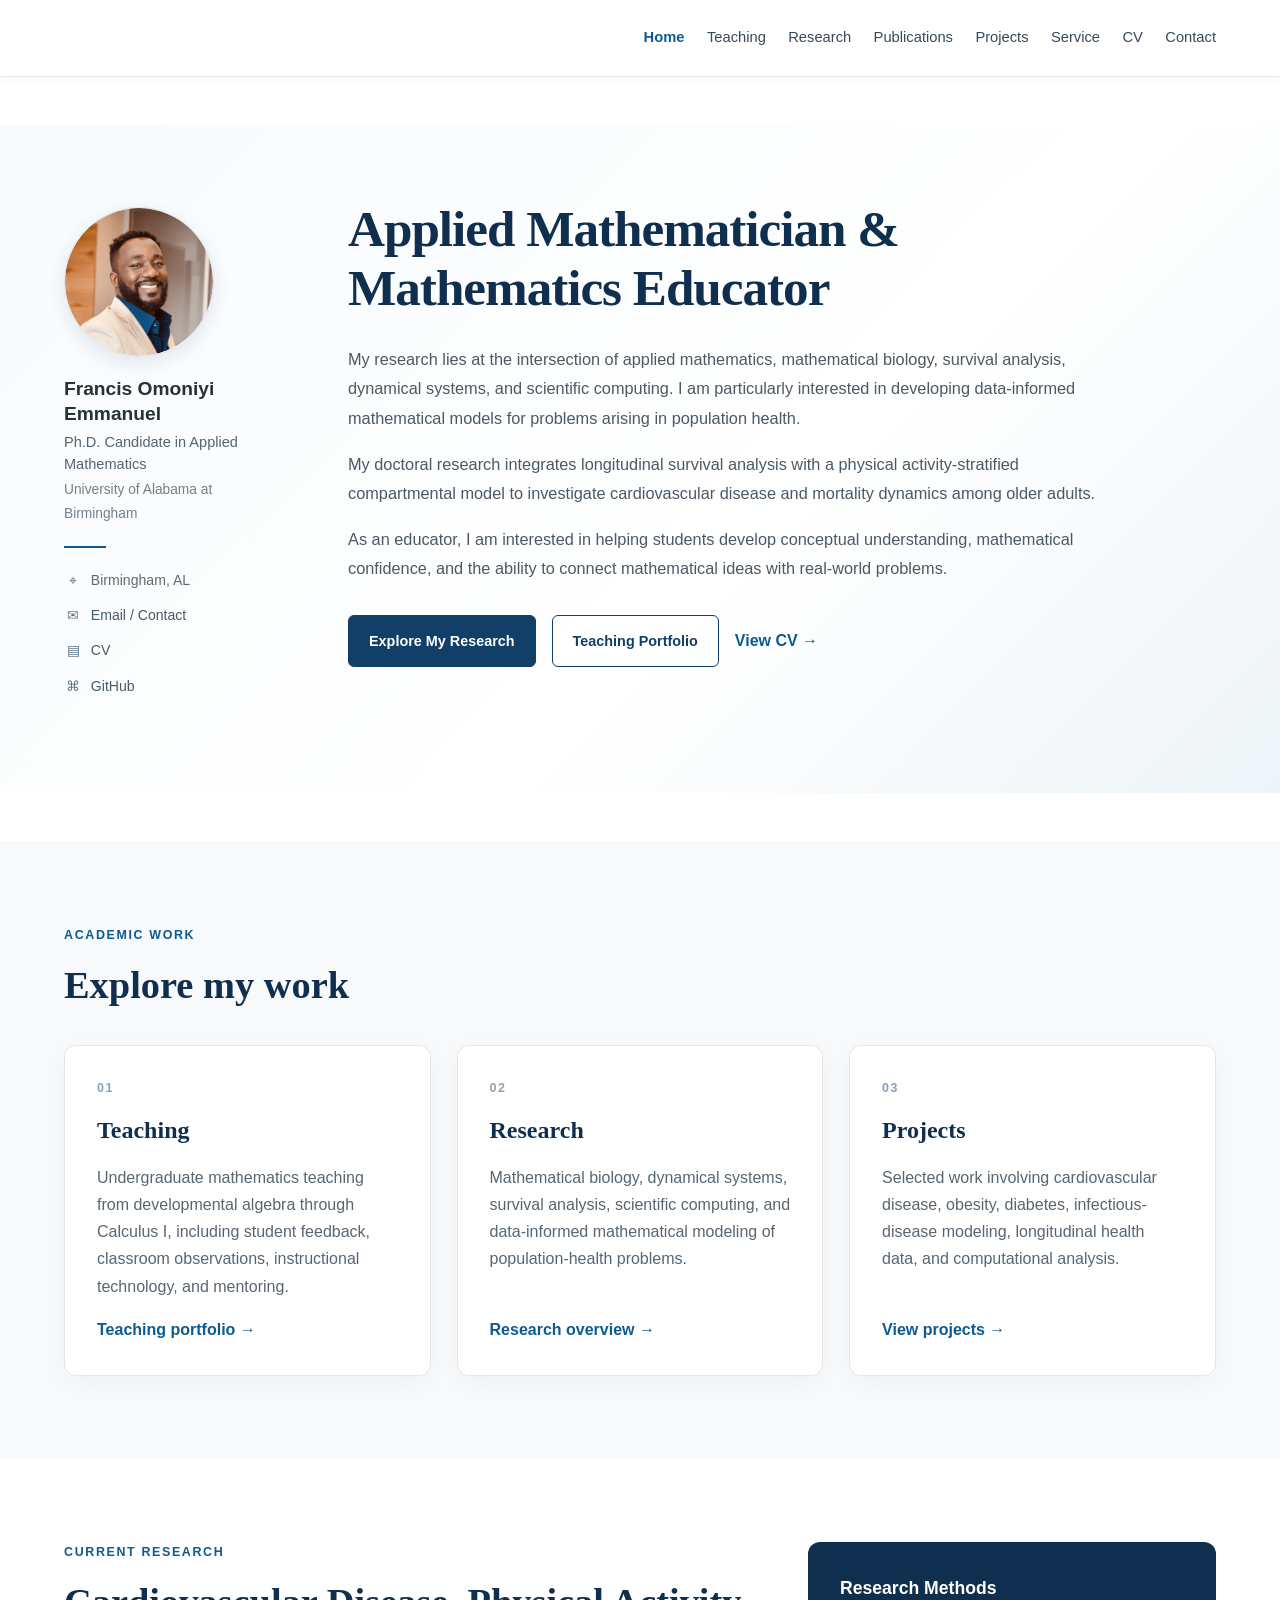
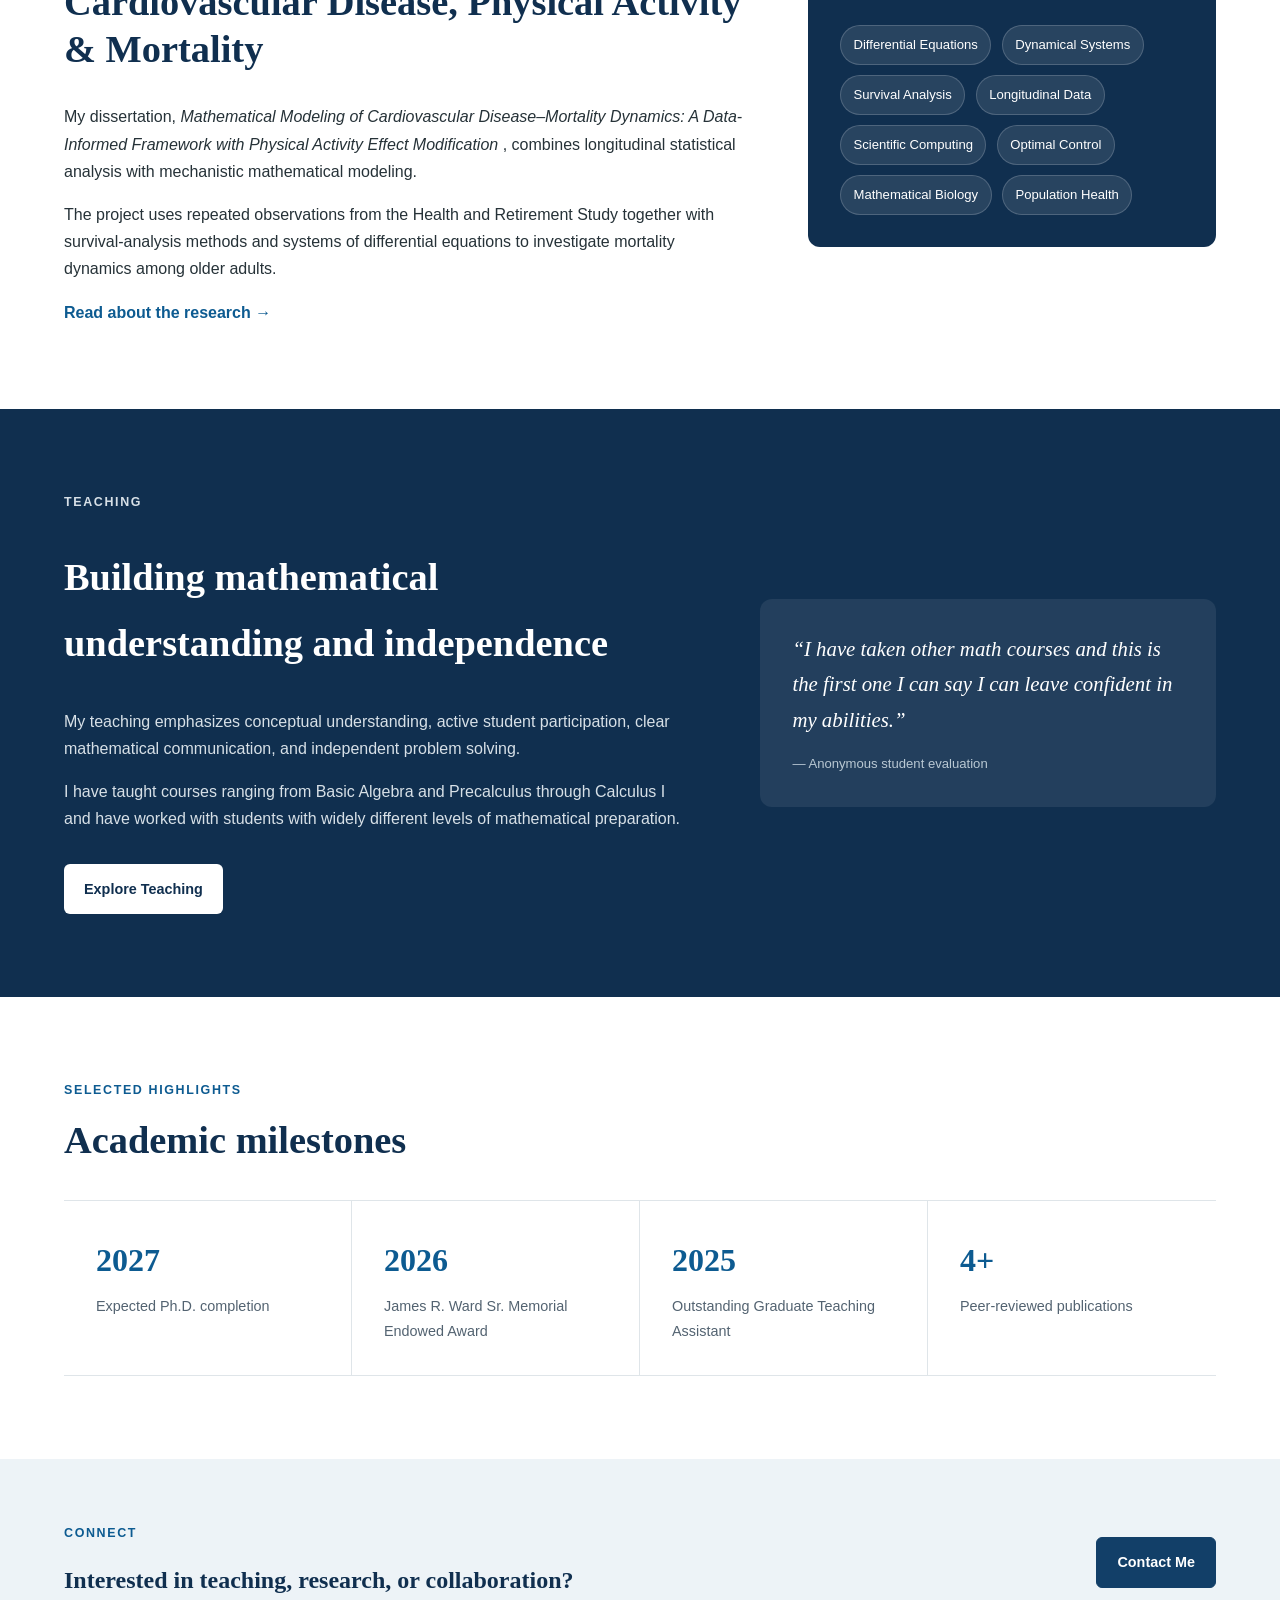
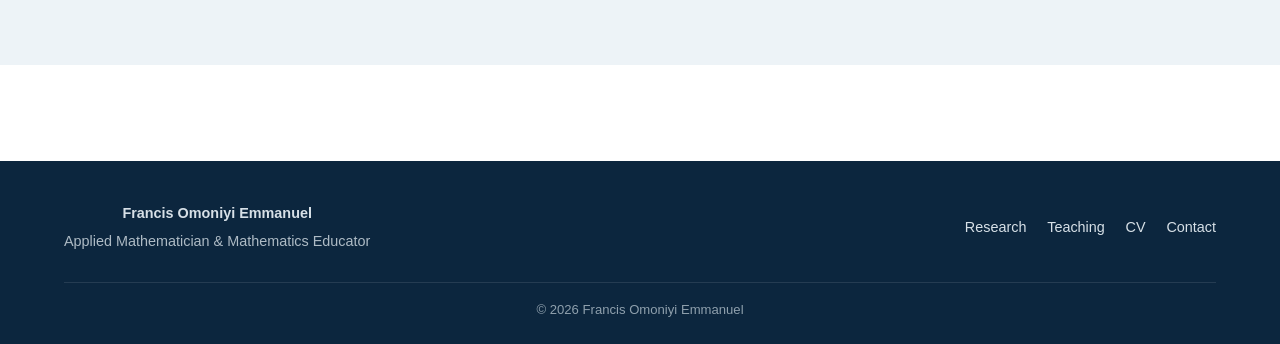
<file: index.html>
<!DOCTYPE html>
<html lang="en">

<head>
    <meta charset="UTF-8">

    <meta name="viewport"
          content="width=device-width, initial-scale=1.0">

    <meta name="description"
          content="Academic portfolio of Francis Omoniyi Emmanuel,
          Applied Mathematician and Mathematics Educator.">

    <title>
        Francis Omoniyi Emmanuel | Applied Mathematician
    </title>

    <link rel="stylesheet" href="styles.css">
</head>


<body>


<!-- =========================
     NAVIGATION
========================= -->

<header class="site-header">

    <div class="container nav-container">

        <nav class="main-nav">

            <a href="index.html" class="active">Home</a>

            <a href="teaching.html">
                Teaching
            </a>

            <a href="research.html">
                Research
            </a>

            <a href="publications.html">
                Publications
            </a>

            <a href="projects.html">
                Projects
            </a>

            <a href="service.html">
                Service
            </a>

            <a href="cv.html">
                CV
            </a>

            <a href="contact.html">
                Contact
            </a>

        </nav>

    </div>

</header>



<main>


<!-- =========================
     HERO
========================= -->

<section class="home-hero">

    <div class="container academic-hero-grid">


        <!-- LEFT PROFILE -->

        <aside class="academic-profile">

            <div class="academic-photo-wrapper">

                <img
                    src="assets/images/Profile.jpeg"
                    alt="Francis Omoniyi Emmanuel"
                    class="academic-profile-photo"
                >

            </div>


            <h2 class="profile-name">
                Francis Omoniyi Emmanuel
            </h2>


            <p class="profile-title">
                Ph.D. Candidate in Applied Mathematics
            </p>


            <p class="profile-affiliation">
                University of Alabama at Birmingham
            </p>


            <div class="profile-divider"></div>


            <div class="profile-details">

                <p>
                    <span class="profile-icon">⌖</span>
                    Birmingham, AL
                </p>


                <p>
                    <span class="profile-icon">✉</span>

                    <a href="contact.html">
                        Email / Contact
                    </a>
                </p>


                <p>
                    <span class="profile-icon">▤</span>

                    <a
                        href="assets/documents/Francis_Omoniyi_CV.pdf"
                        target="_blank"
                        rel="noopener noreferrer"
                    >
                        CV
                    </a>
                </p>


                <p>
                    <span class="profile-icon">⌘</span>

                    <a
                        href="https://github.com/omoniyifrancis"
                        target="_blank"
                        rel="noopener noreferrer"
                    >
                        GitHub
                    </a>
                </p>

            </div>

        </aside>



        <!-- RIGHT INTRODUCTION -->

        <div class="academic-hero-content">

            <h1 class="hero-heading">
                Applied Mathematician &
                Mathematics Educator
            </h1>


            <p class="hero-description">

                My research lies at the intersection of applied mathematics,
                mathematical biology, survival analysis, dynamical systems,
                and scientific computing. I am particularly interested in
                developing data-informed mathematical models for problems
                arising in population health.

            </p>


            <p class="hero-description">

                My doctoral research integrates longitudinal survival analysis
                with a physical activity-stratified compartmental model to
                investigate cardiovascular disease and mortality dynamics
                among older adults.

            </p>


            <p class="hero-description">

                As an educator, I am interested in helping students develop
                conceptual understanding, mathematical confidence, and the
                ability to connect mathematical ideas with real-world
                problems.

            </p>


            <div class="hero-buttons">

                <a
                    href="research.html"
                    class="primary-button"
                >
                    Explore My Research
                </a>


                <a
                    href="teaching.html"
                    class="secondary-button"
                >
                    Teaching Portfolio
                </a>


                <a
                    href="assets/documents/Francis_Omoniyi_CV.pdf"
                    target="_blank"
                    rel="noopener noreferrer"
                    class="text-button"
                >
                    View CV →
                </a>

            </div>

        </div>


    </div>

</section>


<!-- =========================
     THREE CORE AREAS
========================= -->

<section class="home-section section-soft">

    <div class="container">

        <div class="section-heading">

            <p class="section-label">
                Academic Work
            </p>

            <h2 class="home-section-title">
                Explore my work
            </h2>

        </div>


        <div class="home-card-grid">


            <article class="home-feature-card">

                <div class="card-number">
                    01
                </div>

                <h3>
                    Teaching
                </h3>

                <p>

                    Undergraduate mathematics teaching from
                    developmental algebra through Calculus I,
                    including student feedback, classroom
                    observations, instructional technology,
                    and mentoring.

                </p>

                <a href="teaching.html"
                   class="card-link">
                    Teaching portfolio →
                </a>

            </article>



            <article class="home-feature-card">

                <div class="card-number">
                    02
                </div>

                <h3>
                    Research
                </h3>

                <p>

                    Mathematical biology, dynamical systems,
                    survival analysis, scientific computing,
                    and data-informed mathematical modeling
                    of population-health problems.

                </p>

                <a href="research.html"
                   class="card-link">
                    Research overview →
                </a>

            </article>



            <article class="home-feature-card">

                <div class="card-number">
                    03
                </div>

                <h3>
                    Projects
                </h3>

                <p>

                    Selected work involving cardiovascular disease,
                    obesity, diabetes, infectious-disease modeling,
                    longitudinal health data, and computational
                    analysis.

                </p>

                <a href="projects.html"
                   class="card-link">
                    View projects →
                </a>

            </article>


        </div>

    </div>

</section>



<!-- =========================
     FEATURED RESEARCH
========================= -->

<section class="home-section">

    <div class="container">

        <div class="featured-home-grid">


            <div>

                <p class="section-label">
                    Current Research
                </p>

                <h2 class="home-section-title">
                    Cardiovascular Disease,
                    Physical Activity & Mortality
                </h2>


                <p>

                    My dissertation,
                    <em>
                        Mathematical Modeling of Cardiovascular
                        Disease–Mortality Dynamics: A Data-Informed
                        Framework with Physical Activity Effect
                        Modification
                    </em>,
                    combines longitudinal statistical analysis
                    with mechanistic mathematical modeling.

                </p>


                <p>

                    The project uses repeated observations from the
                    Health and Retirement Study together with
                    survival-analysis methods and systems of
                    differential equations to investigate mortality
                    dynamics among older adults.

                </p>


                <a href="research.html"
                   class="inline-link">
                    Read about the research →
                </a>

            </div>



            <div class="research-summary-box">

                <p class="summary-heading">
                    Research Methods
                </p>

                <div class="research-tags">

                    <span>Differential Equations</span>
                    <span>Dynamical Systems</span>
                    <span>Survival Analysis</span>
                    <span>Longitudinal Data</span>
                    <span>Scientific Computing</span>
                    <span>Optimal Control</span>
                    <span>Mathematical Biology</span>
                    <span>Population Health</span>

                </div>

            </div>


        </div>

    </div>

</section>



<!-- =========================
     TEACHING HIGHLIGHT
========================= -->

<section class="home-section section-dark">

    <div class="container teaching-highlight-grid">


        <div>

            <p class="section-label-light">
                Teaching
            </p>

            <h2>
                Building mathematical understanding
                and independence
            </h2>


            <p>

                My teaching emphasizes conceptual understanding,
                active student participation, clear mathematical
                communication, and independent problem solving.

            </p>


            <p>

                I have taught courses ranging from Basic Algebra and
                Precalculus through Calculus I and have worked with
                students with widely different levels of mathematical
                preparation.

            </p>


            <a href="teaching.html"
               class="light-button">
                Explore Teaching
            </a>

        </div>



        <blockquote class="home-quote">

            “I have taken other math courses and this is the first
            one I can say I can leave confident in my abilities.”

            <span>
                — Anonymous student evaluation
            </span>

        </blockquote>


    </div>

</section>



<!-- =========================
     SELECTED HIGHLIGHTS
========================= -->

<section class="home-section">

    <div class="container">

        <div class="section-heading">

            <p class="section-label">
                Selected Highlights
            </p>

            <h2 class="home-section-title">
                Academic milestones
            </h2>

        </div>


        <div class="highlight-stat-grid">


            <div class="highlight-stat">

                <span class="stat-number">
                    2027
                </span>

                <span class="stat-label">
                    Expected Ph.D. completion
                </span>

            </div>

         <div class="highlight-stat">

                <span class="stat-number">
                    2026
                </span>

                <span class="stat-label">
                    James R. Ward Sr.
                    Memorial Endowed Award
                </span>

            </div>
            

            <div class="highlight-stat">

                <span class="stat-number">
                    2025
                </span>

                <span class="stat-label">
                    Outstanding Graduate
                    Teaching Assistant
                </span>

            </div>




            <div class="highlight-stat">

                <span class="stat-number">
                    4+
                </span>

                <span class="stat-label">
                    Peer-reviewed publications
                </span>

            </div>


        </div>

    </div>

</section>



<!-- =========================
     CONTACT CTA
========================= -->

<section class="home-cta">

    <div class="container home-cta-inner">

        <div>

            <p class="section-label">
                Connect
            </p>

            <h2>
                Interested in teaching,
                research, or collaboration?
            </h2>

        </div>


        <a href="contact.html"
           class="primary-button">
            Contact Me
        </a>

    </div>

</section>


</main>



<footer class="modern-footer">

    <div class="container footer-grid">

        <div>

            <strong>
                Francis Omoniyi Emmanuel
            </strong>

            <p>
                Applied Mathematician &
                Mathematics Educator
            </p>

        </div>


        <div class="footer-links">

            <a href="research.html">
                Research
            </a>

            <a href="teaching.html">
                Teaching
            </a>

            <a href="cv.html">
                CV
            </a>

            <a href="contact.html">
                Contact
            </a>

        </div>

    </div>


    <div class="container footer-bottom">

        <p>
            © 2026 Francis Omoniyi Emmanuel
        </p>

    </div>

</footer>


</body>

</html>
</file>
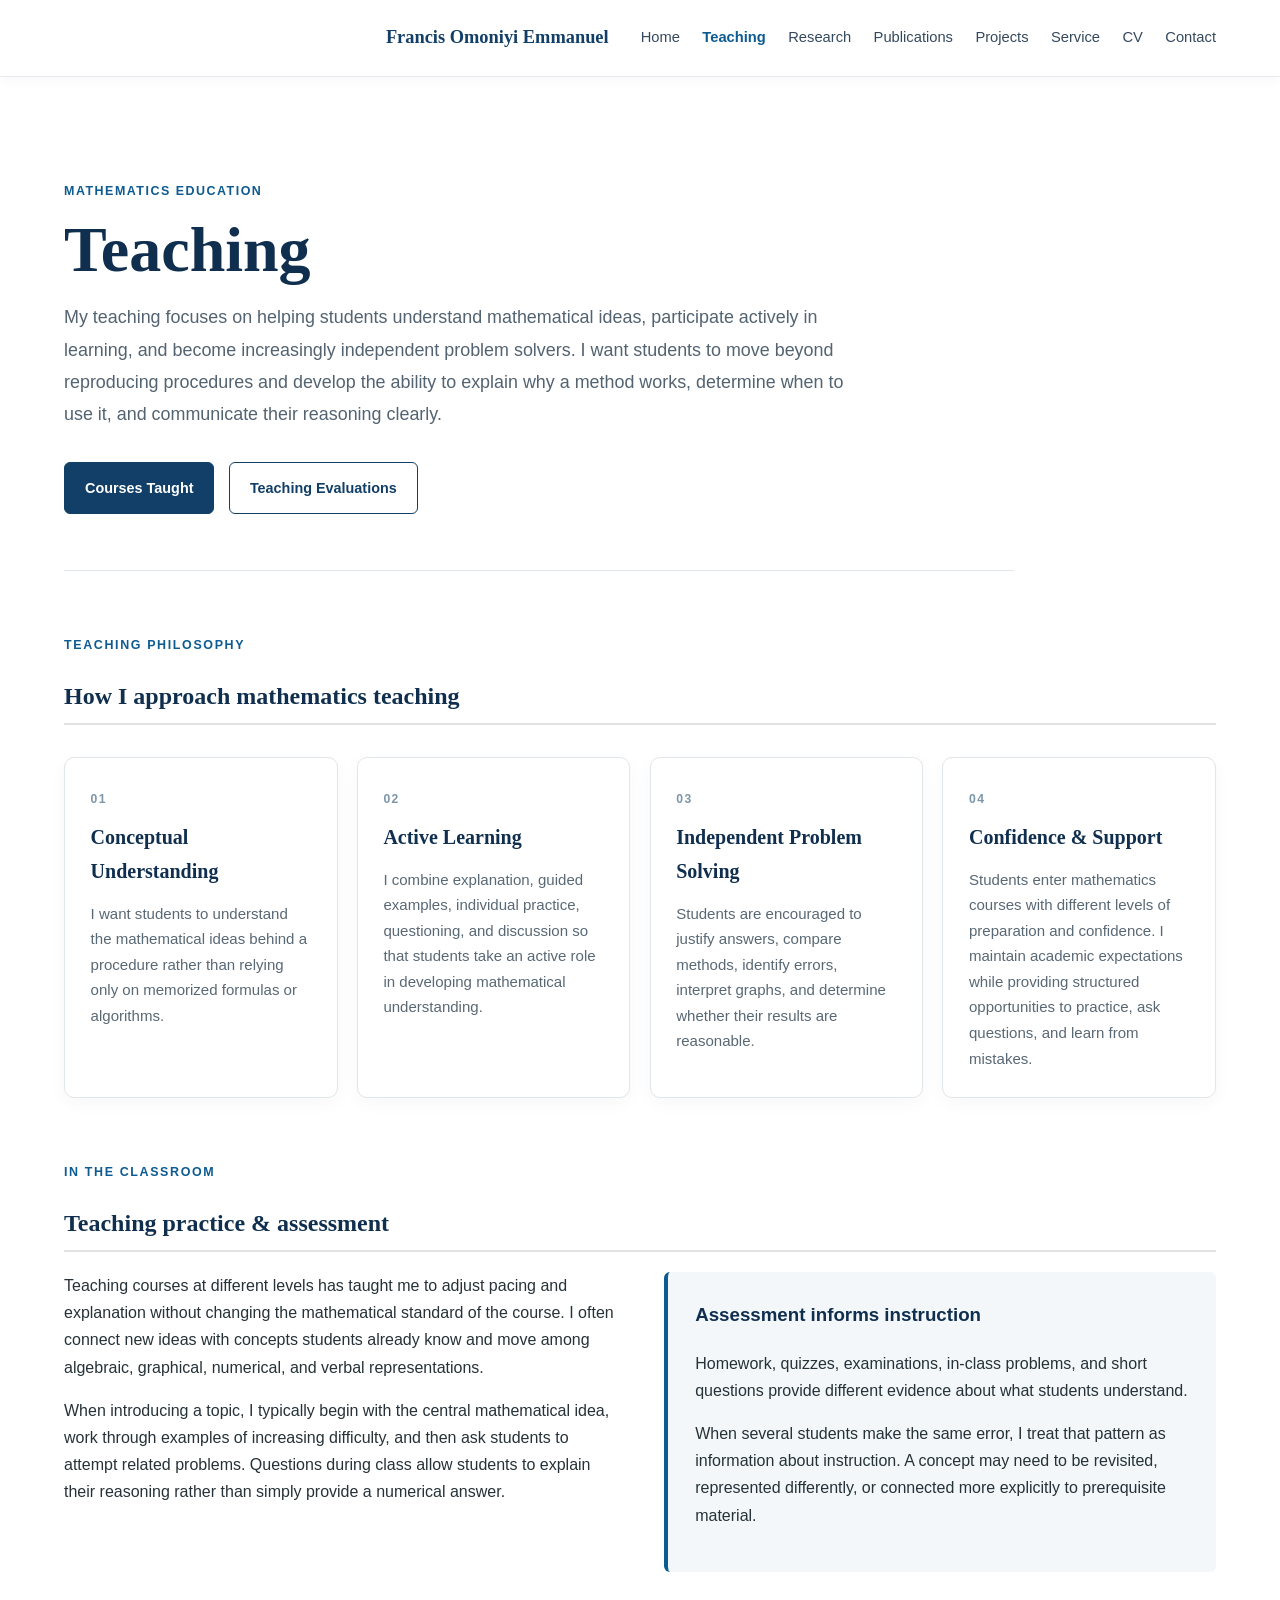
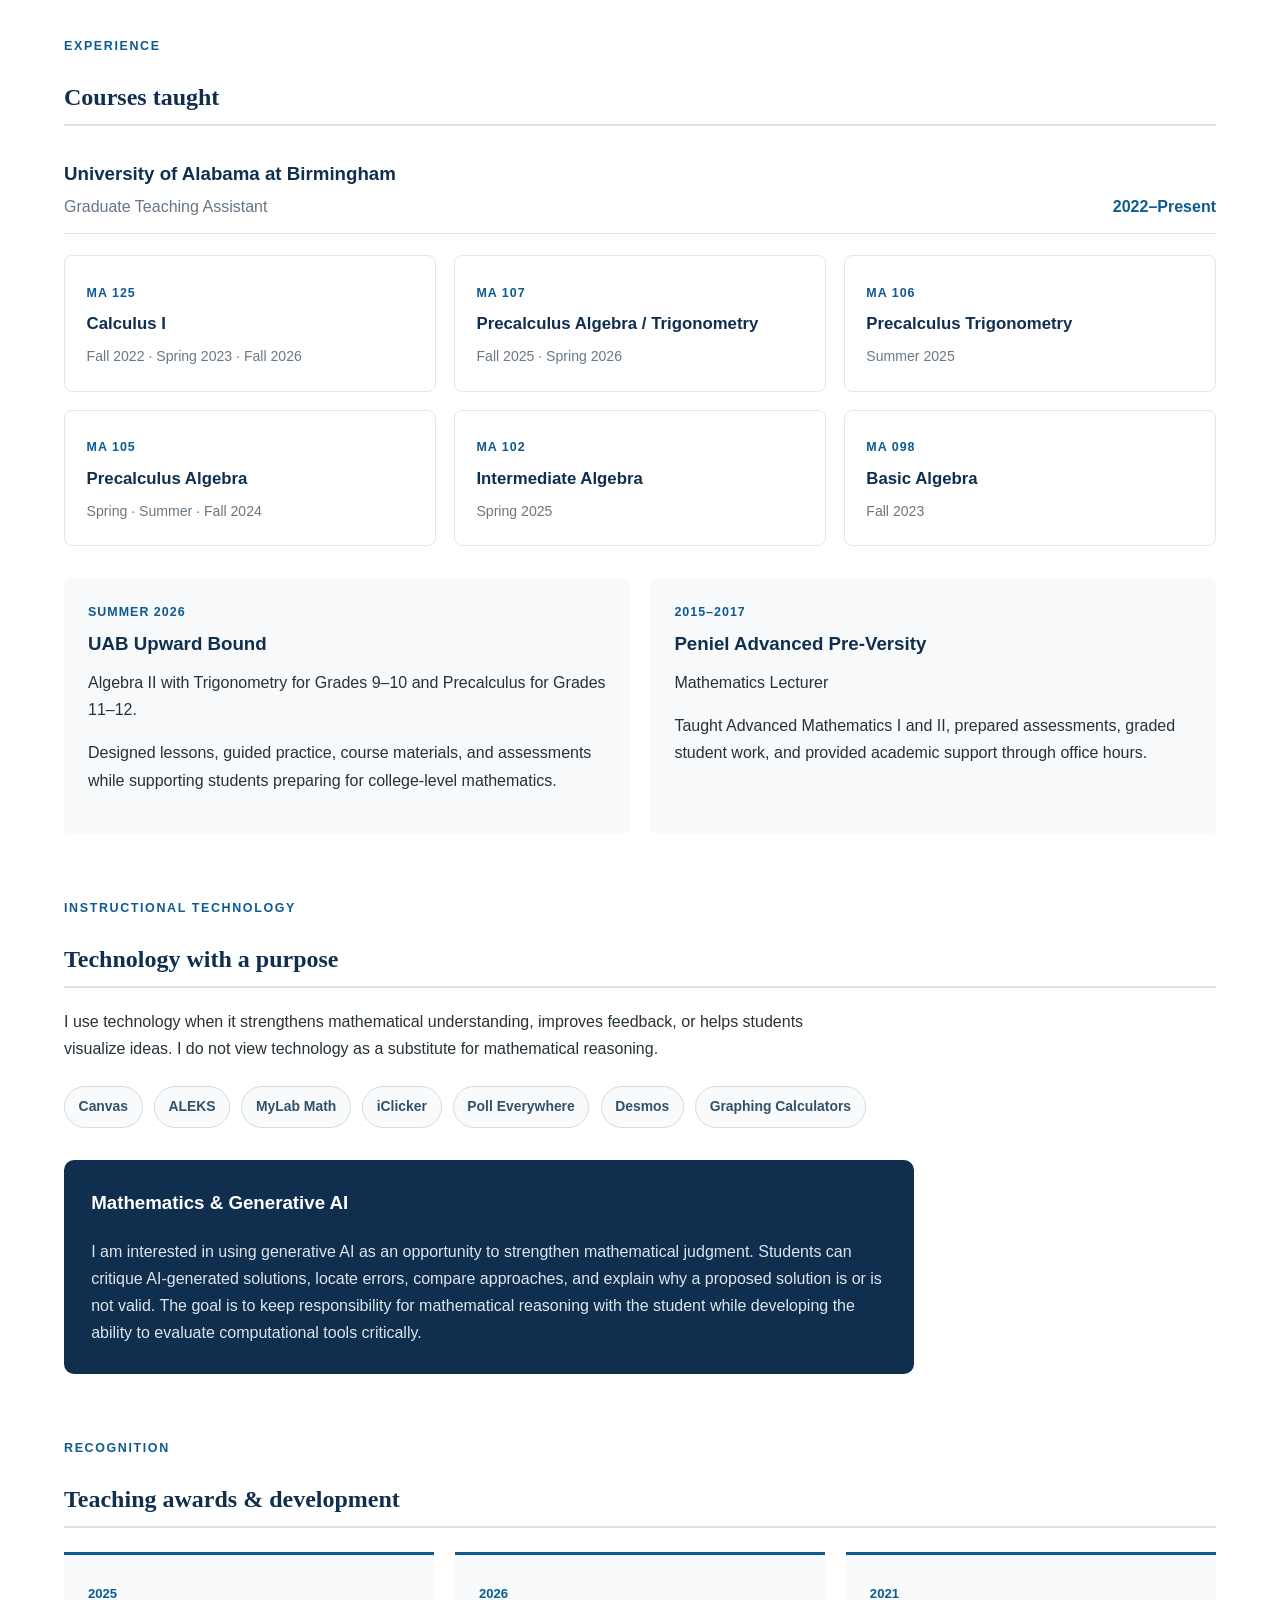
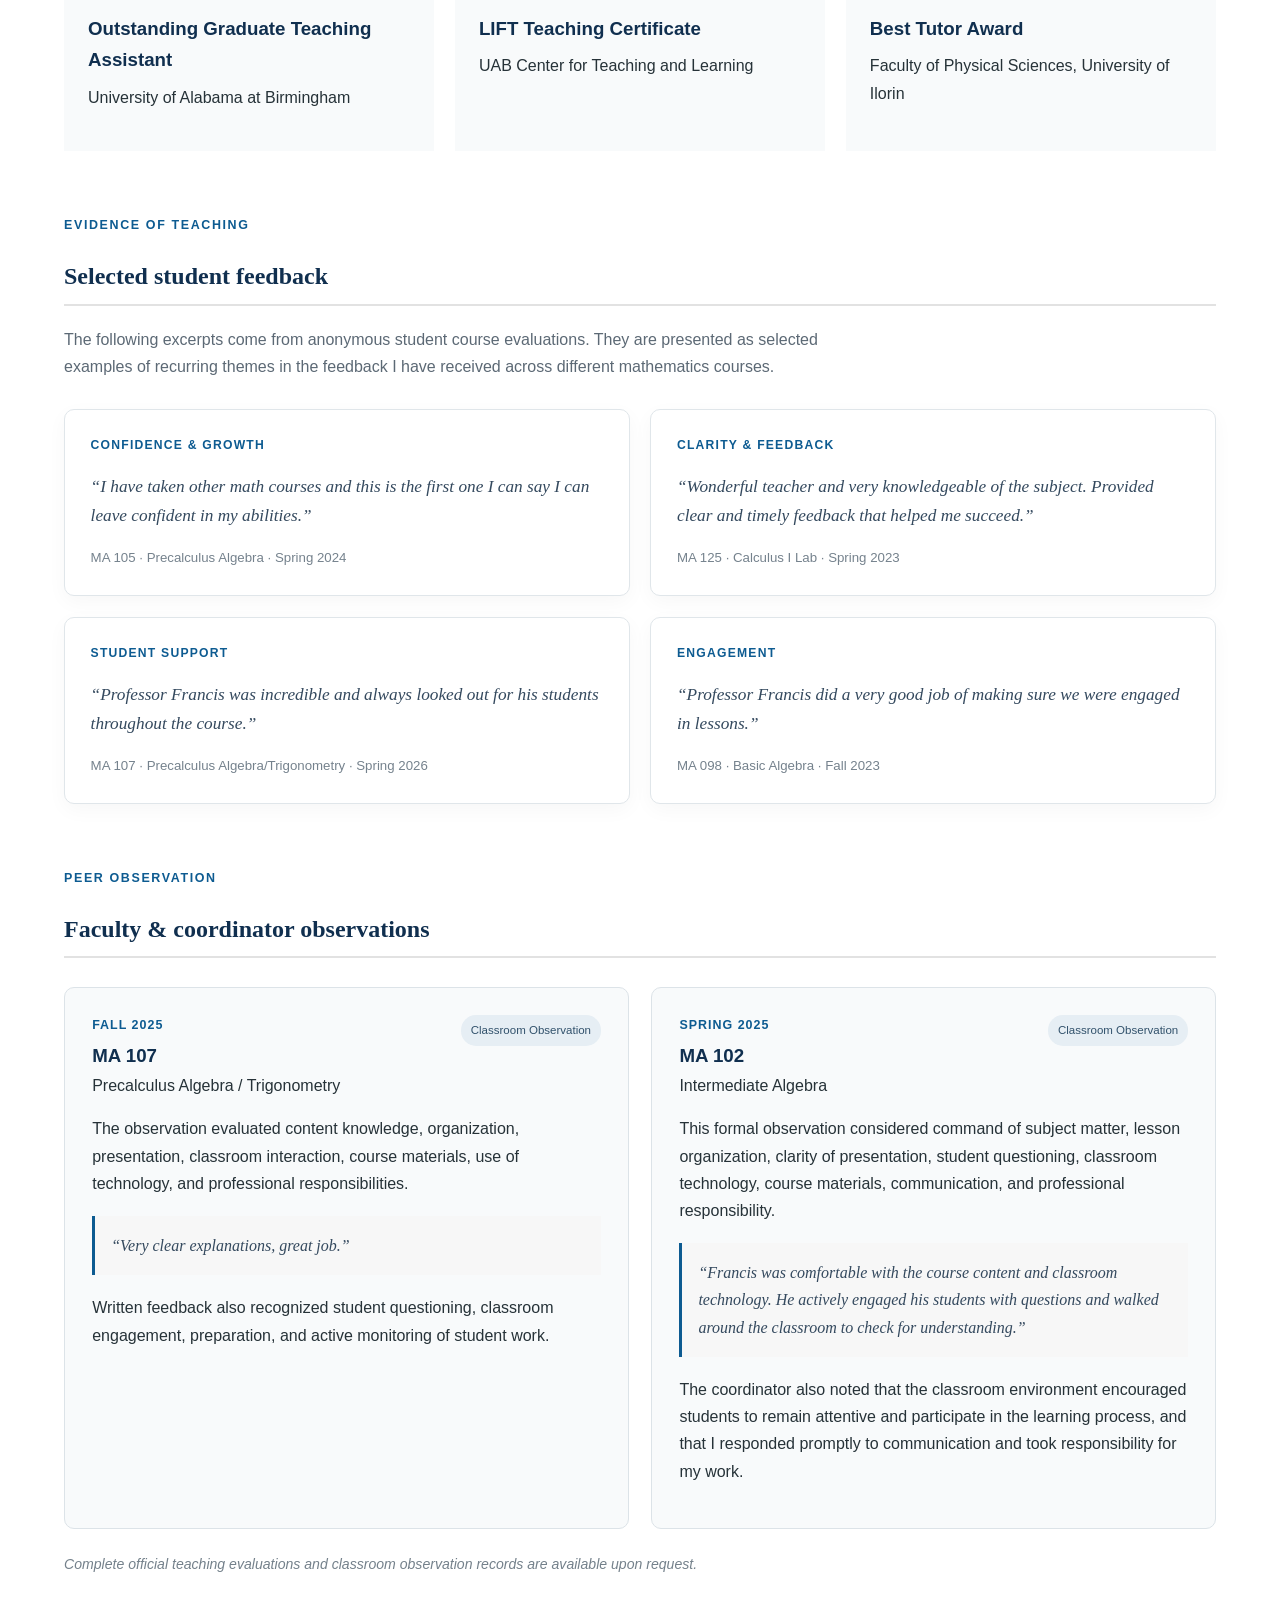
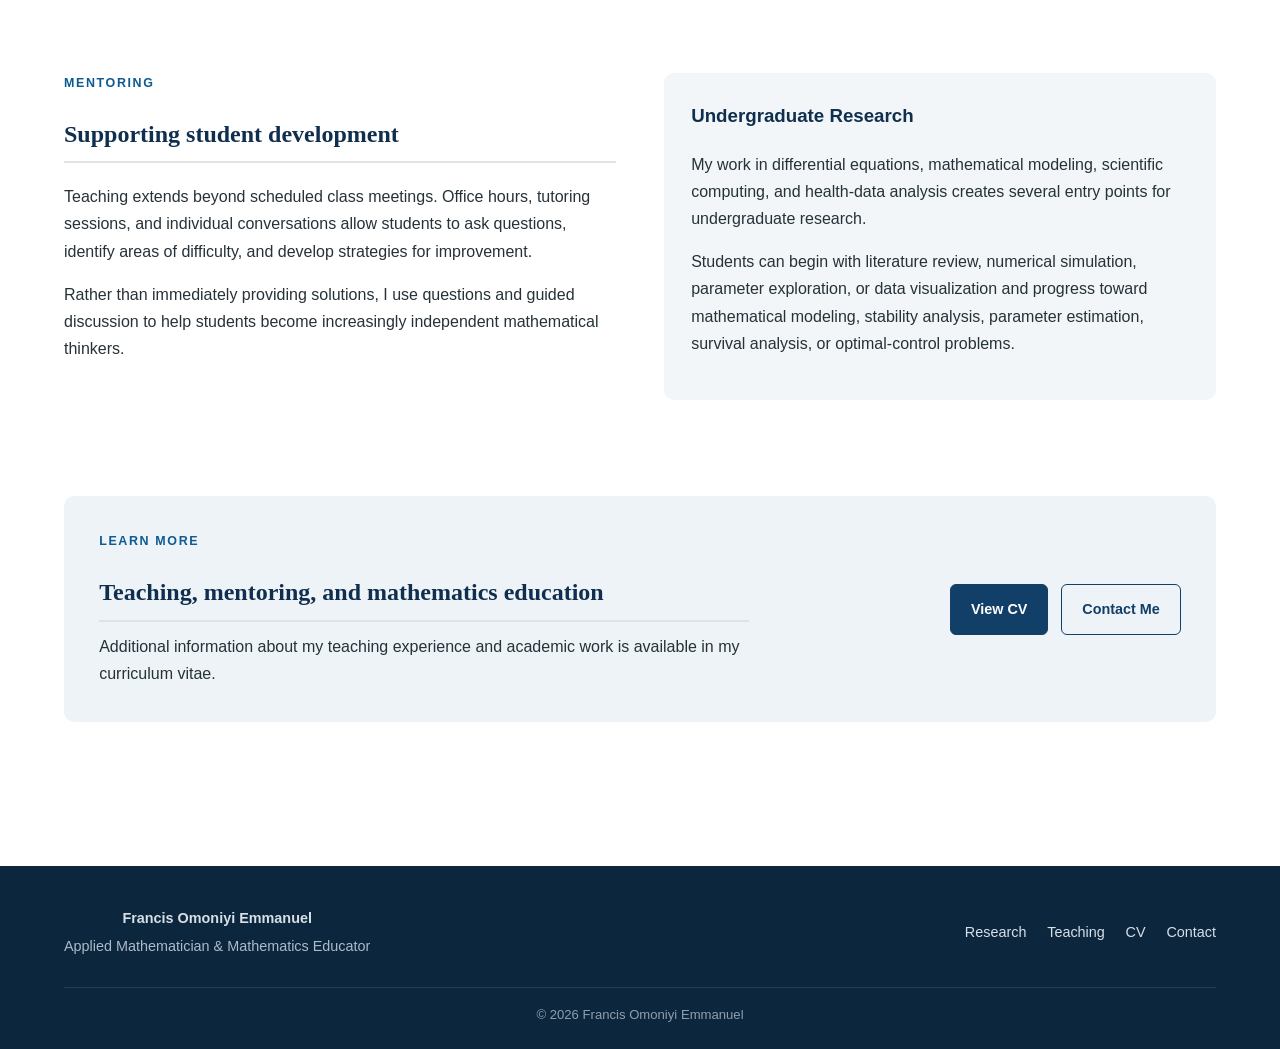
<file: teaching.html>
<!DOCTYPE html>
<html lang="en">

<head>

    <meta charset="UTF-8">

    <meta name="viewport"
          content="width=device-width, initial-scale=1.0">

    <meta name="description"
          content="Teaching portfolio of Francis Omoniyi Emmanuel,
          mathematics educator and applied mathematician.">

    <title>
        Teaching | Francis Omoniyi Emmanuel
    </title>

    <link rel="stylesheet" href="styles.css">

</head>


<body>


<!-- ======================================================
     NAVIGATION
====================================================== -->

<header class="site-header">

    <div class="container nav-container">

        <a href="index.html" class="site-name">
            Francis Omoniyi Emmanuel
        </a>


        <nav class="main-nav">

            <a href="index.html">
                Home
            </a>

            <a href="teaching.html" class="active">
                Teaching
            </a>

            <a href="research.html">
                Research
            </a>

            <a href="publications.html">
                Publications
            </a>

            <a href="projects.html">
                Projects
            </a>

            <a href="service.html">
                Service
            </a>

            <a href="cv.html">
                CV
            </a>

            <a href="contact.html">
                Contact
            </a>

        </nav>

    </div>

</header>



<main class="container">


<!-- ======================================================
     PAGE HERO
====================================================== -->

<section class="page-hero teaching-page-hero">

    <p class="page-kicker">
        Mathematics Education
    </p>

    <h1>
        Teaching
    </h1>

    <p class="page-intro">

        My teaching focuses on helping students understand
        mathematical ideas, participate actively in learning,
        and become increasingly independent problem solvers.
        I want students to move beyond reproducing procedures
        and develop the ability to explain why a method works,
        determine when to use it, and communicate their
        reasoning clearly.

    </p>


    <div class="teaching-hero-actions">

        <a href="#courses"
           class="primary-button">
            Courses Taught
        </a>

        <a href="#evaluations"
           class="secondary-button">
            Teaching Evaluations
        </a>

    </div>

</section>



<!-- ======================================================
     TEACHING OVERVIEW
====================================================== -->

<section>

    <p class="section-label">
        Teaching Philosophy
    </p>

    <h2>
        How I approach mathematics teaching
    </h2>


    <div class="teaching-overview-grid">


        <article class="teaching-principle-card">

            <span class="principle-number">
                01
            </span>

            <h3>
                Conceptual Understanding
            </h3>

            <p>
                I want students to understand the mathematical
                ideas behind a procedure rather than relying
                only on memorized formulas or algorithms.
            </p>

        </article>



        <article class="teaching-principle-card">

            <span class="principle-number">
                02
            </span>

            <h3>
                Active Learning
            </h3>

            <p>
                I combine explanation, guided examples,
                individual practice, questioning, and discussion
                so that students take an active role in
                developing mathematical understanding.
            </p>

        </article>



        <article class="teaching-principle-card">

            <span class="principle-number">
                03
            </span>

            <h3>
                Independent Problem Solving
            </h3>

            <p>
                Students are encouraged to justify answers,
                compare methods, identify errors, interpret
                graphs, and determine whether their results
                are reasonable.
            </p>

        </article>



        <article class="teaching-principle-card">

            <span class="principle-number">
                04
            </span>

            <h3>
                Confidence & Support
            </h3>

            <p>
                Students enter mathematics courses with
                different levels of preparation and confidence.
                I maintain academic expectations while providing
                structured opportunities to practice, ask
                questions, and learn from mistakes.
            </p>

        </article>


    </div>

</section>



<!-- ======================================================
     TEACHING PRACTICE
====================================================== -->

<section>

    <p class="section-label">
        In the Classroom
    </p>

    <h2>
        Teaching practice & assessment
    </h2>


    <div class="teaching-two-column">


        <div>

            <p>

                Teaching courses at different levels has taught
                me to adjust pacing and explanation without
                changing the mathematical standard of the
                course. I often connect new ideas with concepts
                students already know and move among algebraic,
                graphical, numerical, and verbal representations.

            </p>


            <p>

                When introducing a topic, I typically begin with
                the central mathematical idea, work through
                examples of increasing difficulty, and then ask
                students to attempt related problems. Questions
                during class allow students to explain their
                reasoning rather than simply provide a numerical
                answer.

            </p>

        </div>


        <div class="teaching-callout">

            <h3>
                Assessment informs instruction
            </h3>

            <p>

                Homework, quizzes, examinations, in-class
                problems, and short questions provide different
                evidence about what students understand.

            </p>

            <p>

                When several students make the same error,
                I treat that pattern as information about
                instruction. A concept may need to be revisited,
                represented differently, or connected more
                explicitly to prerequisite material.

            </p>

        </div>


    </div>

</section>



<!-- ======================================================
     COURSES
====================================================== -->

<section id="courses">

    <p class="section-label">
        Experience
    </p>

    <h2>
        Courses taught
    </h2>


    <div class="course-section-header">

        <div>

            <h3>
                University of Alabama at Birmingham
            </h3>

            <p>
                Graduate Teaching Assistant
            </p>

        </div>

        <span>
            2022–Present
        </span>

    </div>


    <div class="teaching-course-grid">


        <div class="teaching-course-card">

            <span class="course-code">
                MA 125
            </span>

            <h3>
                Calculus I
            </h3>

            <p>
                Fall 2022 · Spring 2023 · Fall 2026
            </p>

        </div>



        <div class="teaching-course-card">

            <span class="course-code">
                MA 107
            </span>

            <h3>
                Precalculus Algebra / Trigonometry
            </h3>

            <p>
                Fall 2025 · Spring 2026
            </p>

        </div>



        <div class="teaching-course-card">

            <span class="course-code">
                MA 106
            </span>

            <h3>
                Precalculus Trigonometry
            </h3>

            <p>
                Summer 2025
            </p>

        </div>



        <div class="teaching-course-card">

            <span class="course-code">
                MA 105
            </span>

            <h3>
                Precalculus Algebra
            </h3>

            <p>
                Spring · Summer · Fall 2024
            </p>

        </div>



        <div class="teaching-course-card">

            <span class="course-code">
                MA 102
            </span>

            <h3>
                Intermediate Algebra
            </h3>

            <p>
                Spring 2025
            </p>

        </div>



        <div class="teaching-course-card">

            <span class="course-code">
                MA 098
            </span>

            <h3>
                Basic Algebra
            </h3>

            <p>
                Fall 2023
            </p>

        </div>


    </div>



    <div class="additional-teaching-grid">


        <article class="additional-teaching-card">

            <p class="small-label">
                Summer 2026
            </p>

            <h3>
                UAB Upward Bound
            </h3>

            <p>
                Algebra II with Trigonometry
                for Grades 9–10 and Precalculus
                for Grades 11–12.
            </p>

            <p>
                Designed lessons, guided practice,
                course materials, and assessments while
                supporting students preparing for
                college-level mathematics.
            </p>

        </article>



        <article class="additional-teaching-card">

            <p class="small-label">
                2015–2017
            </p>

            <h3>
                Peniel Advanced Pre-Versity
            </h3>

            <p>
                Mathematics Lecturer
            </p>

            <p>
                Taught Advanced Mathematics I and II,
                prepared assessments, graded student work,
                and provided academic support through
                office hours.
            </p>

        </article>


    </div>

</section>



<!-- ======================================================
     TECHNOLOGY
====================================================== -->

<section>

    <p class="section-label">
        Instructional Technology
    </p>

    <h2>
        Technology with a purpose
    </h2>

    <p class="section-width">

        I use technology when it strengthens mathematical
        understanding, improves feedback, or helps students
        visualize ideas. I do not view technology as a
        substitute for mathematical reasoning.

    </p>


    <div class="teaching-tech-tags">

        <span>Canvas</span>
        <span>ALEKS</span>
        <span>MyLab Math</span>
        <span>iClicker</span>
        <span>Poll Everywhere</span>
        <span>Desmos</span>
        <span>Graphing Calculators</span>

    </div>


    <div class="innovation-box">

        <h3>
            Mathematics & Generative AI
        </h3>

        <p>

            I am interested in using generative AI as an
            opportunity to strengthen mathematical judgment.
            Students can critique AI-generated solutions,
            locate errors, compare approaches, and explain
            why a proposed solution is or is not valid.
            The goal is to keep responsibility for mathematical
            reasoning with the student while developing the
            ability to evaluate computational tools critically.

        </p>

    </div>

</section>



<!-- ======================================================
     AWARDS & DEVELOPMENT
====================================================== -->

<section>

    <p class="section-label">
        Recognition
    </p>

    <h2>
        Teaching awards & development
    </h2>


    <div class="teaching-awards-grid">


        <article class="teaching-award-card">

            <span class="award-year">
                2025
            </span>

            <h3>
                Outstanding Graduate Teaching Assistant
            </h3>

            <p>
                University of Alabama at Birmingham
            </p>

        </article>



        <article class="teaching-award-card">

            <span class="award-year">
                2026
            </span>

            <h3>
                LIFT Teaching Certificate
            </h3>

            <p>
                UAB Center for Teaching and Learning
            </p>

        </article>



        <article class="teaching-award-card">

            <span class="award-year">
                2021
            </span>

            <h3>
                Best Tutor Award
            </h3>

            <p>
                Faculty of Physical Sciences,
                University of Ilorin
            </p>

        </article>


    </div>

</section>



<!-- ======================================================
     STUDENT EVALUATIONS
====================================================== -->

<section id="evaluations">

    <p class="section-label">
        Evidence of Teaching
    </p>

    <h2>
        Selected student feedback
    </h2>

    <p class="evaluation-introduction">

        The following excerpts come from anonymous student
        course evaluations. They are presented as selected
        examples of recurring themes in the feedback I have
        received across different mathematics courses.

    </p>


    <div class="teaching-evidence-grid">


        <article class="teaching-quote-card">

            <p class="quote-theme">
                Confidence & Growth
            </p>

            <blockquote>

                “I have taken other math courses and this is the
                first one I can say I can leave confident in my
                abilities.”

            </blockquote>

            <p class="quote-source">
                MA 105 · Precalculus Algebra · Spring 2024
            </p>

        </article>



        <article class="teaching-quote-card">

            <p class="quote-theme">
                Clarity & Feedback
            </p>

            <blockquote>

                “Wonderful teacher and very knowledgeable of the
                subject. Provided clear and timely feedback that
                helped me succeed.”

            </blockquote>

            <p class="quote-source">
                MA 125 · Calculus I Lab · Spring 2023
            </p>

        </article>



        <article class="teaching-quote-card">

            <p class="quote-theme">
                Student Support
            </p>

            <blockquote>

                “Professor Francis was incredible and always
                looked out for his students throughout the
                course.”

            </blockquote>

            <p class="quote-source">
                MA 107 · Precalculus Algebra/Trigonometry ·
                Spring 2026
            </p>

        </article>



        <article class="teaching-quote-card">

            <p class="quote-theme">
                Engagement
            </p>

            <blockquote>

                “Professor Francis did a very good job of making
                sure we were engaged in lessons.”

            </blockquote>

            <p class="quote-source">
                MA 098 · Basic Algebra · Fall 2023
            </p>

        </article>


    </div>

</section>



<!-- ======================================================
     FACULTY OBSERVATIONS
====================================================== -->

<section>

    <p class="section-label">
        Peer Observation
    </p>

    <h2>
        Faculty & coordinator observations
    </h2>


    <div class="coordinator-grid">


        <article class="coordinator-card">

            <div class="coordinator-top">

                <div>

                    <p class="small-label">
                        Fall 2025
                    </p>

                    <h3>
                        MA 107
                    </h3>

                    <p>
                        Precalculus Algebra / Trigonometry
                    </p>

                </div>

                <span class="observation-badge">
                    Classroom Observation
                </span>

            </div>


            <p>

                The observation evaluated content knowledge,
                organization, presentation, classroom interaction,
                course materials, use of technology, and
                professional responsibilities.

            </p>


            <blockquote>

                “Very clear explanations, great job.”

            </blockquote>


            <p>

                Written feedback also recognized student
                questioning, classroom engagement, preparation,
                and active monitoring of student work.

            </p>

        </article>



       <article class="coordinator-card">

    <div class="coordinator-top">

        <div>

            <p class="small-label">
                Spring 2025
            </p>

            <h3>
                MA 102
            </h3>

            <p>
                Intermediate Algebra
            </p>

        </div>

        <span class="observation-badge">
            Classroom Observation
        </span>

    </div>

    <p>
        This formal observation considered command of subject matter,
        lesson organization, clarity of presentation, student questioning,
        classroom technology, course materials, communication, and
        professional responsibility.
    </p>

    <blockquote>
        “Francis was comfortable with the course content and classroom
        technology. He actively engaged his students with questions and
        walked around the classroom to check for understanding.”
    </blockquote>

    <p>
        The coordinator also noted that the classroom environment
        encouraged students to remain attentive and participate in the
        learning process, and that I responded promptly to communication
        and took responsibility for my work.
    </p>

</article>

    </div>


    <p class="evaluation-availability">
        Complete official teaching evaluations and classroom
        observation records are available upon request.
    </p>

</section>



<!-- ======================================================
     MENTORING
====================================================== -->

<section class="teaching-mentoring-section">

    <div class="teaching-two-column">


        <div>

            <p class="section-label">
                Mentoring
            </p>

            <h2>
                Supporting student development
            </h2>

            <p>

                Teaching extends beyond scheduled class meetings.
                Office hours, tutoring sessions, and individual
                conversations allow students to ask questions,
                identify areas of difficulty, and develop
                strategies for improvement.

            </p>

            <p>

                Rather than immediately providing solutions,
                I use questions and guided discussion to help
                students become increasingly independent
                mathematical thinkers.

            </p>

        </div>


        <div class="mentoring-research-box">

            <h3>
                Undergraduate Research
            </h3>

            <p>

                My work in differential equations, mathematical
                modeling, scientific computing, and health-data
                analysis creates several entry points for
                undergraduate research.

            </p>

            <p>

                Students can begin with literature review,
                numerical simulation, parameter exploration,
                or data visualization and progress toward
                mathematical modeling, stability analysis,
                parameter estimation, survival analysis,
                or optimal-control problems.

            </p>

        </div>


    </div>

</section>



<!-- ======================================================
     CTA
====================================================== -->

<section class="teaching-cta">

    <div>

        <p class="section-label">
            Learn More
        </p>

        <h2>
            Teaching, mentoring, and mathematics education
        </h2>

        <p>
            Additional information about my teaching experience
            and academic work is available in my curriculum vitae.
        </p>

    </div>


    <div class="teaching-cta-buttons">

        <a href="assets/documents/Francis_Omoniyi_CV.pdf"
           target="_blank"
           rel="noopener noreferrer"
           class="primary-button">
            View CV
        </a>

        <a href="contact.html"
           class="secondary-button">
            Contact Me
        </a>

    </div>

</section>


</main>



<!-- ======================================================
     FOOTER
====================================================== -->

<footer class="modern-footer">

    <div class="container footer-grid">

        <div>

            <strong>
                Francis Omoniyi Emmanuel
            </strong>

            <p>
                Applied Mathematician &
                Mathematics Educator
            </p>

        </div>


        <div class="footer-links">

            <a href="research.html">
                Research
            </a>

            <a href="teaching.html">
                Teaching
            </a>

            <a href="cv.html">
                CV
            </a>

            <a href="contact.html">
                Contact
            </a>

        </div>

    </div>


    <div class="container footer-bottom">

        <p>
            © 2026 Francis Omoniyi Emmanuel
        </p>

    </div>

</footer>


</body>

</html>
</file>
<file: styles.css>
* {
    box-sizing: border-box;
}

body {
    margin: 0;
    font-family: Georgia, "Times New Roman", serif;
    line-height: 1.7;
    color: #222;
    background: #ffffff;
}

.container {
    width: min(1100px, 90%);
    margin: 0 auto;
}

header {
    background: #17365d;
    color: white;
    padding: 2rem 0 1.3rem;
}

header h1 {
    margin: 0;
    font-size: 2.4rem;
}

.subtitle {
    margin-top: 0.3rem;
    font-size: 1.15rem;
}

nav {
    margin-top: 1.4rem;
}

nav a {
    color: white;
    text-decoration: none;
    margin-right: 1.2rem;
    font-family: Arial, sans-serif;
    font-size: 0.95rem;
}

nav a:hover {
    text-decoration: underline;
}

main {
    padding: 3rem 0;
}

section {
    margin-bottom: 3rem;
}

h2 {
    color: #17365d;
    border-bottom: 2px solid #e2e2e2;
    padding-bottom: 0.4rem;
}

h3 {
    color: #17365d;
}

.hero {
    font-size: 1.08rem;
}

.cards {
    display: grid;
    grid-template-columns: repeat(
        auto-fit,
        minmax(240px, 1fr)
    );
    gap: 1.5rem;
}

.card {
    border: 1px solid #dddddd;
    border-radius: 8px;
    padding: 1.4rem;
    background: #fafafa;
}

.card a {
    color: #17365d;
    font-weight: bold;
    text-decoration: none;
}

footer {
    border-top: 1px solid #dddddd;
    padding: 1.5rem 0;
    text-align: center;
    color: #666666;
    font-size: 0.9rem;
}

@media (max-width: 700px) {

    header h1 {
        font-size: 1.8rem;
    }

    nav a {
        display: inline-block;
        margin-bottom: 0.5rem;
    }
}

blockquote {
    margin: 1.2rem 0;
    padding: 1rem 1.3rem;
    border-left: 4px solid #17365d;
    background: #f7f7f7;
    font-style: italic;
}

.source {
    margin-top: -0.7rem;
    font-size: 0.9rem;
    color: #666;
}

.evaluation {
    margin-bottom: 2rem;
}

.course-list p {
    margin-bottom: 1.2rem;
}

/* Teaching Evaluations */

.evaluation-note {
    color: #666;
    font-size: 0.95rem;
    margin-bottom: 1.5rem;
}

.evaluation-grid {
    display: grid;
    grid-template-columns: repeat(
        auto-fit,
        minmax(300px, 1fr)
    );
    gap: 1.4rem;
    margin-top: 1.5rem;
    margin-bottom: 3rem;
}

.evaluation-card {
    border: 1px solid #dddddd;
    border-radius: 8px;
    padding: 1.4rem;
    background: #fafafa;
}

.evaluation-card blockquote {
    margin: 0.7rem 0 1rem 0;
    padding: 0;
    border-left: none;
    background: transparent;
    font-style: italic;
}

.evaluation-theme {
    margin: 0;
    font-family: Arial, sans-serif;
    font-size: 0.85rem;
    font-weight: bold;
    text-transform: uppercase;
    letter-spacing: 0.05rem;
    color: #17365d;
}

.evaluation-source {
    font-size: 0.88rem;
    color: #666666;
    margin-bottom: 0;
}

.faculty-observations {
    margin-top: 3rem;
}

.observation-card {
    margin: 1.5rem 0;
    padding: 1.5rem;
    border-left: 4px solid #17365d;
    background: #f7f7f7;
}

.observation-card h4 {
    margin-top: 0;
    margin-bottom: 0.2rem;
    color: #17365d;
    font-size: 1.15rem;
}

.observation-meta {
    margin-top: 0;
    color: #666666;
    font-size: 0.9rem;
}

.observation-card blockquote {
    margin: 1rem 0;
    padding-left: 1rem;
    border-left: 2px solid #999999;
    background: transparent;
    font-style: italic;
}

.evaluation-footer {
    margin-top: 2rem;
    font-size: 0.9rem;
    color: #666666;
    font-style: italic;
}

/* Research Page */

.research-card {
    border-left: 4px solid #17365d;
    background: #f8f9fb;
    padding: 1.2rem 1.4rem;
    margin: 1.2rem 0;
    border-radius: 4px;
}

.research-card h3 {
    margin-top: 0;
    margin-bottom: 0.5rem;
}

.method-grid {
    display: grid;
    grid-template-columns: repeat(
        auto-fit,
        minmax(240px, 1fr)
    );
    gap: 1.4rem;
    margin-top: 1.5rem;
}

.method-card {
    border: 1px solid #dddddd;
    border-radius: 8px;
    padding: 1.3rem;
    background: #ffffff;
}

.method-card h3 {
    margin-top: 0;
}

/* Publications Page */

.publication-card {
    position: relative;
    border: 1px solid #dddddd;
    border-radius: 8px;
    padding: 1.5rem;
    margin: 1.5rem 0;
    background: #ffffff;
}

.publication-card h3 {
    margin-top: 0.4rem;
    margin-bottom: 0.7rem;
    line-height: 1.4;
}

.publication-year {
    display: inline-block;
    margin: 0;
    font-family: Arial, sans-serif;
    font-weight: bold;
    font-size: 0.85rem;
    color: #17365d;
}

.publication-authors {
    color: #444444;
}

.doi-link {
    display: inline-block;
    margin-top: 0.3rem;
    color: #17365d;
    font-family: Arial, sans-serif;
    font-weight: bold;
    text-decoration: none;
}

.doi-link:hover {
    text-decoration: underline;
}


/* Research Presentations */

.presentation-card {
    border-left: 4px solid #17365d;
    background: #f8f9fb;
    padding: 1.3rem 1.5rem;
    margin: 1.4rem 0;
}

.presentation-card h3 {
    margin-top: 0.4rem;
    margin-bottom: 0.7rem;
}

.presentation-date {
    margin: 0;
    color: #666666;
    font-size: 0.9rem;
    font-family: Arial, sans-serif;
    font-weight: bold;
}


/* Research Themes */

.research-theme-grid {
    display: grid;
    grid-template-columns: repeat(
        auto-fit,
        minmax(220px, 1fr)
    );
    gap: 1.3rem;
    margin-top: 1.5rem;
}

.research-theme-card {
    border: 1px solid #dddddd;
    border-radius: 8px;
    padding: 1.3rem;
    background: #fafafa;
}

.research-theme-card h3 {
    margin-top: 0;
    color: #17365d;
}

/* Projects Page */

.featured-project {
    border: 1px solid #d7dce2;
    border-radius: 10px;
    padding: 2rem;
    margin: 2rem 0 3rem;
    background: #f8f9fb;
}

.featured-project h2 {
    border-bottom: none;
    margin-bottom: 0.3rem;
}

.project-subtitle {
    color: #555555;
    font-size: 1.05rem;
    margin-top: 0;
    margin-bottom: 1.5rem;
}

.project-label {
    margin-bottom: 0.4rem;
    font-family: Arial, sans-serif;
    text-transform: uppercase;
    letter-spacing: 0.08rem;
    font-size: 0.78rem;
    font-weight: bold;
    color: #17365d;
}

.project-details-grid {
    display: grid;
    grid-template-columns: repeat(
        auto-fit,
        minmax(220px, 1fr)
    );
    gap: 1.2rem;
    margin: 2rem 0;
}

.project-detail {
    background: #ffffff;
    border: 1px solid #dddddd;
    border-radius: 8px;
    padding: 1.2rem;
}

.project-detail h3 {
    margin-top: 0;
}

.project-card {
    border: 1px solid #dddddd;
    border-radius: 10px;
    padding: 1.7rem;
    margin: 2rem 0;
    background: #ffffff;
}

.project-card-header h2 {
    margin-top: 0;
    border-bottom: none;
}

.project-card h3 {
    margin-bottom: 0.3rem;
}

.project-tools {
    display: flex;
    flex-wrap: wrap;
    gap: 0.6rem;
    margin-top: 1.5rem;
}

.project-tools span {
    background: #edf1f5;
    border-radius: 20px;
    padding: 0.35rem 0.75rem;
    font-family: Arial, sans-serif;
    font-size: 0.82rem;
    color: #17365d;
}

.project-note {
    margin-top: 3rem;
    padding: 1.5rem;
    background: #f8f9fb;
    border-radius: 8px;
}

/* Service & Outreach Page */

.service-grid {
    display: grid;
    grid-template-columns: repeat(
        auto-fit,
        minmax(260px, 1fr)
    );
    gap: 1.4rem;
    margin-top: 1.5rem;
}

.service-card {
    border: 1px solid #dddddd;
    border-radius: 8px;
    padding: 1.4rem;
    margin: 1.2rem 0;
    background: #ffffff;
}

.featured-service {
    border-left: 4px solid #17365d;
    background: #f8f9fb;
}

.service-card h3 {
    margin-top: 0.3rem;
    margin-bottom: 0.4rem;
    color: #17365d;
}

.service-year {
    margin: 0;
    font-family: Arial, sans-serif;
    font-size: 0.82rem;
    font-weight: bold;
    color: #17365d;
}

.service-event {
    margin-top: 0.2rem;
    margin-bottom: 0.2rem;
    font-weight: bold;
}

.service-organization {
    margin-top: 0;
    color: #666666;
    font-size: 0.95rem;
}

/* CV Page */

.cv-intro {
    max-width: 850px;
}

.cv-buttons {
    display: flex;
    flex-wrap: wrap;
    gap: 1rem;
    margin-top: 1.6rem;
}

.primary-button,
.secondary-button {
    display: inline-block;
    padding: 0.7rem 1.2rem;
    border-radius: 5px;
    font-family: Arial, sans-serif;
    font-weight: bold;
    text-decoration: none;
}

.primary-button {
    background: #17365d;
    color: #ffffff;
}

.primary-button:hover {
    opacity: 0.9;
}

.secondary-button {
    border: 1px solid #17365d;
    color: #17365d;
    background: #ffffff;
}

.secondary-button:hover {
    background: #f3f5f8;
}

.cv-highlight-grid {
    display: grid;
    grid-template-columns: repeat(
        auto-fit,
        minmax(230px, 1fr)
    );
    gap: 1.4rem;
    margin-top: 1.5rem;
}

.cv-highlight-card {
    border: 1px solid #dddddd;
    border-radius: 8px;
    padding: 1.4rem;
    background: #ffffff;
}

.cv-highlight-card h3 {
    margin-top: 0;
    color: #17365d;
}

.cv-timeline {
    margin-top: 1.5rem;
}

.cv-timeline-item {
    display: grid;
    grid-template-columns: 80px 1fr;
    gap: 1rem;
    margin-bottom: 1.5rem;
    padding-bottom: 1.3rem;
    border-bottom: 1px solid #eeeeee;
}

.cv-timeline-item h3 {
    margin-top: 0;
    margin-bottom: 0.3rem;
}

.cv-year {
    font-family: Arial, sans-serif;
    font-weight: bold;
    color: #17365d;
}

.cv-download-section {
    margin-top: 3rem;
    padding: 1.7rem;
    background: #f8f9fb;
    border-radius: 8px;
}

@media (max-width: 600px) {

    .cv-timeline-item {
        grid-template-columns: 1fr;
        gap: 0.2rem;
    }

}

/* Contact Page */

.contact-intro {
    max-width: 800px;
}

.contact-grid {
    display: grid;
    grid-template-columns: repeat(
        auto-fit,
        minmax(230px, 1fr)
    );
    gap: 1.4rem;
    margin-top: 1.5rem;
}

.contact-card {
    border: 1px solid #dddddd;
    border-radius: 8px;
    padding: 1.5rem;
    background: #ffffff;
}

.contact-card h3 {
    margin-top: 0;
    color: #17365d;
}

.contact-card a {
    color: #17365d;
    text-decoration: none;
    font-weight: bold;
}

.contact-card a:hover {
    text-decoration: underline;
}

.contact-availability {
    margin-top: 3rem;
}

.contact-cv {
    margin-top: 3rem;
    padding: 1.7rem;
    background: #f8f9fb;
    border-radius: 8px;
}

/* ==========================================================
   PROFESSIONAL PORTFOLIO REDESIGN
   ========================================================== */


/* ---------- GLOBAL ---------- */

html {
    scroll-behavior: smooth;
}

body {
    margin: 0;
    font-family:
        -apple-system,
        BlinkMacSystemFont,
        "Segoe UI",
        Roboto,
        Helvetica,
        Arial,
        sans-serif;

    line-height: 1.7;
    color: #263238;
    background: #ffffff;
}

.container {
    width: min(1180px, 90%);
    margin: 0 auto;
}

.narrow-container {
    max-width: 850px;
}

p {
    margin-top: 0;
}

a {
    transition: 0.2s ease;
}


/* ==========================================================
   NAVIGATION
   ========================================================== */

.site-header,
body > header {

    position: sticky;
    top: 0;
    z-index: 1000;

    background: rgba(255,255,255,0.97);

    border-bottom: 1px solid #e8ecef;

    box-shadow:
        0 2px 12px rgba(0,0,0,0.04);

    padding: 0;
}


.nav-container {
    min-height: 78px;

    display: flex;
    justify-content: space-between;
    align-items: center;

    gap: 2rem;
}


.site-name {
    color: #102f4f;

    font-family:
        Georgia,
        "Times New Roman",
        serif;

    font-size: 1.12rem;
    font-weight: bold;

    text-decoration: none;

    white-space: nowrap;
}


.main-nav {
    display: flex;
    align-items: center;

    gap: 1.45rem;

    margin: 0;
}


.main-nav a,
body > header nav a {

    color: #35495e;

    font-family:
        -apple-system,
        BlinkMacSystemFont,
        "Segoe UI",
        Arial,
        sans-serif;

    font-size: 0.91rem;

    text-decoration: none;

    margin: 0;
}


.main-nav a:hover,
body > header nav a:hover {

    color: #0d5b91;
}


.main-nav a.active {

    color: #0d5b91;
    font-weight: 600;
}


/*
Old-page headers still contain h1 and subtitle.
Make them fit the modern appearance.
*/

body > header:not(.site-header) h1 {

    color: #102f4f;

    font-family:
        Georgia,
        "Times New Roman",
        serif;

    font-size: 1.25rem;

    margin: 0;
}


body > header:not(.site-header) .subtitle {

    color: #607080;
    margin: 0.2rem 0 0.7rem;

    font-size: 0.85rem;
}


body > header:not(.site-header) {

    color: #263238;
    padding: 1rem 0;
}



/* ==========================================================
   HOME HERO
   ========================================================== */

.home-hero {

    padding: 6rem 0 5rem;

    background:
        linear-gradient(
            135deg,
            #f7fafc 0%,
            #ffffff 58%,
            #edf4f8 100%
        );
}


.hero-grid {

    display: grid;

    grid-template-columns:
        minmax(0, 1.45fr)
        minmax(280px, 0.7fr);

    gap: 5rem;

    align-items: center;
}


.eyebrow,
.section-label,
.section-label-light {

    font-size: 0.78rem;

    text-transform: uppercase;

    letter-spacing: 0.13em;

    font-weight: 700;

    margin-bottom: 1rem;
}


.eyebrow,
.section-label {

    color: #0d5b91;
}


.hero-content h1 {

    font-family:
        Georgia,
        "Times New Roman",
        serif;

    color: #102f4f;

    font-size: clamp(
        2.6rem,
        5vw,
        4.7rem
    );

    line-height: 1.07;

    letter-spacing: -0.03em;

    margin: 0 0 0.8rem;
}


.hero-content h2 {

    color: #526475;

    font-size: clamp(
        1.3rem,
        2vw,
        1.75rem
    );

    font-weight: 500;

    line-height: 1.35;

    margin: 0 0 1.4rem;

    border: none;
    padding: 0;
}


.hero-affiliation {

    color: #405466;

    font-weight: 600;

    margin-bottom: 1.6rem;
}


.hero-description {

    max-width: 720px;

    color: #4c5965;

    font-size: 1.04rem;
}


.hero-buttons {

    display: flex;
    flex-wrap: wrap;

    align-items: center;

    gap: 1rem;

    margin-top: 2rem;
}



/* ==========================================================
   PROFILE PHOTO
   ========================================================== */

.hero-photo-wrapper {

    max-width: 355px;

    margin-left: auto;

    background: #ffffff;

    padding: 0.75rem;

    border-radius: 18px;

    box-shadow:
        0 20px 50px
        rgba(17, 47, 79, 0.15);
}


.profile-photo {

    display: block;

    width: 100%;

    aspect-ratio: 4 / 5;

    object-fit: cover;

    object-position: center;

    border-radius: 12px;
}


.photo-caption {

    display: flex;
    flex-direction: column;

    padding: 1rem 0.5rem 0.4rem;

    color: #102f4f;
}


.photo-caption span {

    color: #71808d;

    font-size: 0.88rem;

    margin-top: 0.2rem;
}



/* ==========================================================
   BUTTONS
   ========================================================== */

.primary-button,
.secondary-button,
.light-button {

    display: inline-block;

    padding:
        0.78rem
        1.25rem;

    border-radius: 6px;

    font-size: 0.9rem;

    font-weight: 650;

    text-decoration: none;
}


.primary-button {

    background: #123f68;

    color: #ffffff;

    border: 1px solid #123f68;
}


.primary-button:hover {

    background: #0d3152;
}


.secondary-button {

    background: transparent;

    color: #123f68;

    border: 1px solid #123f68;
}


.secondary-button:hover {

    background: #f0f5f8;
}


.text-button,
.inline-link,
.card-link {

    color: #0d5b91;

    text-decoration: none;

    font-weight: 650;
}


.text-button:hover,
.inline-link:hover,
.card-link:hover {

    color: #083e66;
}



/* ==========================================================
   HOME SECTIONS
   ========================================================== */

.home-section {

    padding: 5.2rem 0;

    margin: 0;
}


.section-soft {

    background: #f7f9fb;
}


.section-heading {

    margin-bottom: 2.3rem;
}


.home-section-title {

    color: #102f4f;

    font-family:
        Georgia,
        "Times New Roman",
        serif;

    font-size: clamp(
        2rem,
        3vw,
        2.8rem
    );

    line-height: 1.2;

    border: none;

    margin-top: 0;

    padding: 0;
}


.large-intro {

    color: #34495e;

    font-family:
        Georgia,
        "Times New Roman",
        serif;

    font-size: 1.4rem;

    line-height: 1.7;
}



/* ==========================================================
   HOME FEATURE CARDS
   ========================================================== */

.home-card-grid {

    display: grid;

    grid-template-columns:
        repeat(3, 1fr);

    gap: 1.6rem;
}


.home-feature-card {

    min-height: 290px;

    display: flex;
    flex-direction: column;

    border:
        1px solid #e2e7eb;

    border-radius: 12px;

    padding: 2rem;

    background: #ffffff;

    box-shadow:
        0 6px 22px
        rgba(0,0,0,0.035);

    transition:
        transform 0.2s ease,
        box-shadow 0.2s ease;
}


.home-feature-card:hover {

    transform:
        translateY(-4px);

    box-shadow:
        0 16px 36px
        rgba(17,47,79,0.08);
}


.card-number {

    color: #8da1b2;

    font-size: 0.78rem;

    font-weight: 700;

    letter-spacing: 0.12em;
}


.home-feature-card h3 {

    color: #102f4f;

    font-family:
        Georgia,
        "Times New Roman",
        serif;

    font-size: 1.5rem;

    margin:
        0.7rem 0
        0.8rem;
}


.home-feature-card p {

    color: #586672;
}


.home-feature-card .card-link {

    margin-top: auto;
}



/* ==========================================================
   FEATURED RESEARCH
   ========================================================== */

.featured-home-grid {

    display: grid;

    grid-template-columns:
        1.25fr 0.75fr;

    gap: 4rem;

    align-items: start;
}


.research-summary-box {

    background: #102f4f;

    border-radius: 12px;

    padding: 2rem;

    color: #ffffff;
}


.summary-heading {

    font-size: 1.1rem;

    font-weight: 700;

    margin-bottom: 1.3rem;
}


.research-tags {

    display: flex;

    flex-wrap: wrap;

    gap: 0.65rem;
}


.research-tags span {

    padding:
        0.48rem
        0.78rem;

    border-radius: 20px;

    background:
        rgba(255,255,255,0.1);

    border:
        1px solid
        rgba(255,255,255,0.18);

    font-size: 0.82rem;
}



/* ==========================================================
   TEACHING HOME FEATURE
   ========================================================== */

.section-dark {

    background: #102f4f;

    color: #ffffff;
}


.section-dark h2 {

    color: #ffffff;

    border: none;

    font-family:
        Georgia,
        "Times New Roman",
        serif;

    font-size: clamp(
        2rem,
        3vw,
        2.8rem
    );

    padding: 0;
}


.section-dark p {

    color: #d7e0e7;
}


.section-label-light {

    color: #9ec6e2;
}


.teaching-highlight-grid {

    display: grid;

    grid-template-columns:
        1.15fr 0.85fr;

    gap: 5rem;

    align-items: center;
}


.home-quote {

    margin: 0;

    padding: 2rem;

    border: none;

    border-radius: 12px;

    background:
        rgba(255,255,255,0.08);

    color: #ffffff;

    font-family:
        Georgia,
        "Times New Roman",
        serif;

    font-size: 1.3rem;

    line-height: 1.7;
}


.home-quote span {

    display: block;

    margin-top: 1rem;

    color: #b9c8d3;

    font-family:
        -apple-system,
        BlinkMacSystemFont,
        "Segoe UI",
        Arial,
        sans-serif;

    font-size: 0.82rem;

    font-style: normal;
}


.light-button {

    background: #ffffff;

    color: #102f4f;

    margin-top: 1rem;
}



/* ==========================================================
   ACADEMIC HIGHLIGHTS
   ========================================================== */

.highlight-stat-grid {

    display: grid;

    grid-template-columns:
        repeat(4, 1fr);

    border-top:
        1px solid #dfe5e9;

    border-bottom:
        1px solid #dfe5e9;
}


.highlight-stat {

    padding: 2rem;

    border-right:
        1px solid #dfe5e9;
}


.highlight-stat:last-child {

    border-right: none;
}


.stat-number {

    display: block;

    color: #0d5b91;

    font-family:
        Georgia,
        "Times New Roman",
        serif;

    font-size: 2rem;

    font-weight: bold;
}


.stat-label {

    display: block;

    color: #536371;

    margin-top: 0.4rem;

    font-size: 0.9rem;
}



/* ==========================================================
   CTA
   ========================================================== */

.home-cta {

    padding: 4rem 0;

    background: #edf3f7;
}


.home-cta-inner {

    display: flex;

    justify-content:
        space-between;

    align-items: center;

    gap: 2rem;
}


.home-cta h2 {

    color: #102f4f;

    font-family:
        Georgia,
        "Times New Roman",
        serif;

    margin: 0;

    border: none;

    padding: 0;
}



/* ==========================================================
   OTHER PAGES
   ========================================================== */

main.container {

    padding-top: 4rem;

    padding-bottom: 5rem;
}


main.container > section {

    margin-bottom: 4rem;
}


main.container h2 {

    color: #102f4f;

    font-family:
        Georgia,
        "Times New Roman",
        serif;
}


.publication-card,
.project-card,
.service-card,
.contact-card,
.cv-highlight-card,
.method-card,
.evaluation-card {

    box-shadow:
        0 5px 18px
        rgba(0,0,0,0.035);

    transition:
        transform 0.2s ease,
        box-shadow 0.2s ease;
}


.publication-card:hover,
.project-card:hover,
.service-card:hover,
.contact-card:hover,
.cv-highlight-card:hover,
.method-card:hover,
.evaluation-card:hover {

    transform:
        translateY(-2px);

    box-shadow:
        0 12px 26px
        rgba(17,47,79,0.07);
}



/* ==========================================================
   FOOTER
   ========================================================== */

.modern-footer,
footer {

    background: #0c263e;

    color: #d7e0e7;

    border: none;

    padding: 0;
}


.footer-grid {

    display: flex;

    justify-content:
        space-between;

    align-items: center;

    gap: 2rem;

    padding:
        2.5rem 0
        1.8rem;
}


.footer-grid p {

    margin:
        0.2rem 0 0;

    color: #aebbc5;
}


.footer-links {

    display: flex;

    gap: 1.3rem;
}


.footer-links a {

    color: #d7e0e7;

    text-decoration: none;

    font-size: 0.9rem;
}


.footer-links a:hover {

    color: #ffffff;
}


.footer-bottom {

    padding:
        1rem 0
        1.4rem;

    border-top:
        1px solid
        rgba(255,255,255,0.1);
}


.footer-bottom p {

    margin: 0;

    color: #8fa0ad;

    font-size: 0.82rem;
}



/* ==========================================================
   RESPONSIVE DESIGN
   ========================================================== */

@media (max-width: 950px) {

    .nav-container {

        flex-direction: column;

        align-items: flex-start;

        padding:
            1rem 0;
    }


    .main-nav {

        width: 100%;

        overflow-x: auto;

        padding-bottom:
            0.3rem;
    }


    .hero-grid {

        grid-template-columns:
            1fr;

        gap: 3rem;
    }


    .hero-photo-wrapper {

        margin:
            0 auto;

        max-width: 330px;
    }


    .home-card-grid {

        grid-template-columns:
            1fr;
    }


    .featured-home-grid,
    .teaching-highlight-grid {

        grid-template-columns:
            1fr;

        gap: 2.5rem;
    }


    .highlight-stat-grid {

        grid-template-columns:
            repeat(2, 1fr);
    }


    .highlight-stat:nth-child(2) {

        border-right: none;
    }

}



@media (max-width: 600px) {

    .home-hero {

        padding:
            3.5rem 0;
    }


    .hero-content h1 {

        font-size: 2.6rem;
    }


    .home-section {

        padding:
            3.5rem 0;
    }


    .home-cta-inner,
    .footer-grid {

        flex-direction:
            column;

        align-items:
            flex-start;
    }


    .highlight-stat-grid {

        grid-template-columns:
            1fr;
    }


    .highlight-stat {

        border-right: none;

        border-bottom:
            1px solid #dfe5e9;
    }


    .highlight-stat:last-child {

        border-bottom: none;
    }


    .footer-links {

        flex-wrap: wrap;
    }

}


/* ==========================================================
   FINAL HOMEPAGE HEADER + HERO OVERRIDES
   KEEP THIS AT THE VERY BOTTOM
   ========================================================== */

header.site-header {
    background: #ffffff !important;
    color: #263238 !important;
    padding: 0 !important;

    position: sticky;
    top: 0;
    z-index: 1000;

    border-bottom: 1px solid #e5e9ed;
    box-shadow: 0 2px 12px rgba(0, 0, 0, 0.04);
}

.nav-container {
    min-height: 76px;

    display: flex !important;
    align-items: center;
    justify-content: space-between;

    gap: 2rem;
}

.site-name,
.site-name:visited,
.site-name:hover,
.site-name:active {
    color: #123f68 !important;
    text-decoration: none !important;

    font-family: Georgia, "Times New Roman", serif;
    font-size: 1.15rem;
    font-weight: 700;
}

.main-nav {
    display: flex !important;
    align-items: center;
    gap: 1.4rem;

    margin: 0 !important;
}

.main-nav a,
.main-nav a:visited {
    color: #35495e !important;
    text-decoration: none !important;

    font-family: Arial, sans-serif;
    font-size: 0.92rem;

    margin: 0 !important;
}

.main-nav a:hover,
.main-nav a.active {
    color: #0d5b91 !important;
}


/* HERO */

.home-hero {
    padding: 5.5rem 0 !important;

    background:
        linear-gradient(
            135deg,
            #f7fafc 0%,
            #ffffff 60%,
            #eef4f8 100%
        ) !important;
}

.hero-grid {
    display: grid !important;

    grid-template-columns:
        minmax(0, 1.4fr)
        minmax(280px, 0.6fr);

    gap: 4.5rem;

    align-items: center;
}

.hero-content h1 {
    color: #102f4f !important;

    font-family: Georgia, "Times New Roman", serif;

    font-size: clamp(2.8rem, 5vw, 4.5rem);

    line-height: 1.08;

    margin: 0 0 0.8rem;
}

.hero-content h2 {
    color: #435d73 !important;

    border: none !important;

    font-family: Arial, sans-serif;

    font-size: 1.55rem;

    font-weight: 500;

    padding: 0 !important;

    margin: 0 0 1.4rem;
}

.eyebrow {
    color: #0d5b91 !important;

    font-family: Arial, sans-serif;

    font-size: 0.78rem;

    font-weight: 700;

    text-transform: uppercase;

    letter-spacing: 0.09rem;
}

.hero-affiliation {
    color: #405466;

    font-family: Arial, sans-serif;

    font-weight: 600;

    line-height: 1.6;
}

.hero-description {
    color: #4c5965;

    font-family: Arial, sans-serif;

    font-size: 1.02rem;

    line-height: 1.8;

    max-width: 720px;
}


/* PROFILE PHOTO */

.hero-photo-wrapper {
    width: 100%;
    max-width: 340px;

    margin-left: auto;

    padding: 0.7rem;

    background: #ffffff;

    border-radius: 18px;

    box-shadow:
        0 20px 50px rgba(17, 47, 79, 0.15);
}

.profile-photo {
    display: block !important;

    width: 100% !important;

    aspect-ratio: 4 / 5;

    object-fit: cover;

    border-radius: 12px;
}


/* MOBILE */

@media (max-width: 900px) {

    .nav-container {
        flex-direction: column;
        align-items: flex-start;
        padding: 1rem 0;
    }

    .main-nav {
        width: 100%;
        overflow-x: auto;
        padding-bottom: 0.3rem;
    }

    .hero-grid {
        grid-template-columns: 1fr !important;
    }

    .hero-photo-wrapper {
        margin: 1rem auto 0;
    }
}

/* ==========================================================
   INNER PAGE HERO
   ========================================================== */

.page-hero {
    padding: 2.5rem 0 3.5rem;
    margin-bottom: 4rem !important;

    border-bottom: 1px solid #e2e7eb;
}

.page-kicker {
    margin-bottom: 0.8rem;

    color: #0d5b91;

    font-family: Arial, sans-serif;

    font-size: 0.78rem;

    font-weight: 700;

    letter-spacing: 0.12em;

    text-transform: uppercase;
}

.page-hero h1 {
    margin: 0 0 1rem;

    color: #102f4f;

    font-family:
        Georgia,
        "Times New Roman",
        serif;

    font-size: clamp(
        2.7rem,
        5vw,
        4.2rem
    );

    line-height: 1.1;
}

.page-intro {
    max-width: 780px;

    margin-bottom: 0;

    color: #536371;

    font-size: 1.12rem;

    line-height: 1.8;
}

/* ==========================================================
   FINAL TEACHING PAGE DESIGN
   ========================================================== */

.teaching-page-hero {
    max-width: 950px;
}


.teaching-hero-actions {
    display: flex;
    flex-wrap: wrap;
    gap: 0.9rem;
    margin-top: 2rem;
}


/* TEACHING PRINCIPLES */

.teaching-overview-grid {
    display: grid;
    grid-template-columns: repeat(4, 1fr);
    gap: 1.2rem;
    margin-top: 2rem;
}


.teaching-principle-card {
    padding: 1.6rem;

    border: 1px solid #e1e6ea;
    border-radius: 10px;

    background: #ffffff;

    box-shadow:
        0 5px 18px rgba(0,0,0,0.035);
}


.principle-number {
    color: #7c96aa;

    font-size: 0.76rem;
    font-weight: 700;

    letter-spacing: 0.12em;
}


.teaching-principle-card h3 {
    color: #102f4f;

    font-family:
        Georgia,
        "Times New Roman",
        serif;

    font-size: 1.25rem;

    margin:
        0.55rem 0
        0.8rem;
}


.teaching-principle-card p {
    color: #596875;

    font-size: 0.94rem;

    margin-bottom: 0;
}



/* TWO COLUMN */

.teaching-two-column {
    display: grid;

    grid-template-columns:
        1fr 1fr;

    gap: 3rem;

    align-items: start;
}


.teaching-callout {
    padding: 1.7rem;

    background: #f3f7fa;

    border-left: 4px solid #0d5b91;

    border-radius: 6px;
}


.teaching-callout h3 {
    margin-top: 0;

    color: #102f4f;
}



/* COURSES */

.course-section-header {
    display: flex;

    justify-content: space-between;

    align-items: flex-end;

    gap: 2rem;

    margin-top: 2rem;
    margin-bottom: 1.3rem;

    padding-bottom: 0.8rem;

    border-bottom: 1px solid #dfe5e9;
}


.course-section-header h3 {
    margin: 0;

    color: #102f4f;
}


.course-section-header p {
    margin:
        0.2rem 0 0;

    color: #667684;
}


.course-section-header span {
    color: #0d5b91;

    font-weight: 700;
}


.teaching-course-grid {
    display: grid;

    grid-template-columns:
        repeat(3, 1fr);

    gap: 1.1rem;
}


.teaching-course-card {
    padding: 1.35rem;

    border: 1px solid #e2e7eb;
    border-radius: 8px;

    background: #ffffff;
}


.course-code {
    color: #0d5b91;

    font-size: 0.78rem;
    font-weight: 700;

    letter-spacing: 0.08em;
}


.teaching-course-card h3 {
    margin:
        0.35rem 0
        0.4rem;

    color: #102f4f;

    font-size: 1.05rem;
}


.teaching-course-card p {
    color: #697884;

    font-size: 0.88rem;

    margin: 0;
}


.additional-teaching-grid {
    display: grid;

    grid-template-columns:
        repeat(2, 1fr);

    gap: 1.3rem;

    margin-top: 2rem;
}


.additional-teaching-card {
    padding: 1.5rem;

    background: #f7f9fb;

    border-radius: 8px;
}


.additional-teaching-card h3 {
    margin:
        0.25rem 0
        0.6rem;

    color: #102f4f;
}


.small-label {
    margin: 0;

    color: #0d5b91;

    font-size: 0.78rem;
    font-weight: 700;

    letter-spacing: 0.08em;

    text-transform: uppercase;
}



/* TECHNOLOGY */

.section-width {
    max-width: 800px;
}


.teaching-tech-tags {
    display: flex;

    flex-wrap: wrap;

    gap: 0.7rem;

    margin:
        1.5rem 0
        2rem;
}


.teaching-tech-tags span {
    padding:
        0.5rem
        0.85rem;

    border: 1px solid #d3dde4;

    border-radius: 22px;

    background: #f8fafb;

    color: #31516b;

    font-size: 0.87rem;

    font-weight: 600;
}


.innovation-box {
    max-width: 850px;

    padding: 1.7rem;

    background: #102f4f;

    color: #dce5ec;

    border-radius: 10px;
}


.innovation-box h3 {
    color: #ffffff;

    margin-top: 0;
}


.innovation-box p {
    margin-bottom: 0;
}



/* AWARDS */

.teaching-awards-grid {
    display: grid;

    grid-template-columns:
        repeat(3, 1fr);

    gap: 1.3rem;

    margin-top: 1.5rem;
}


.teaching-award-card {
    padding: 1.5rem;

    border-top: 3px solid #0d5b91;

    background: #f8fafb;
}


.award-year {
    color: #0d5b91;

    font-size: 0.82rem;

    font-weight: 700;
}


.teaching-award-card h3 {
    color: #102f4f;

    margin:
        0.4rem 0
        0.5rem;
}



/* STUDENT FEEDBACK */

.evaluation-introduction {
    max-width: 800px;

    color: #5c6975;
}


.teaching-evidence-grid {
    display: grid;

    grid-template-columns:
        repeat(2, 1fr);

    gap: 1.3rem;

    margin-top: 1.8rem;
}


.teaching-quote-card {
    display: flex;
    flex-direction: column;

    padding: 1.6rem;

    border: 1px solid #e0e6ea;

    border-radius: 10px;

    background: #ffffff;

    box-shadow:
        0 6px 20px
        rgba(0,0,0,0.035);
}


.quote-theme {
    margin: 0;

    color: #0d5b91;

    font-size: 0.76rem;

    font-weight: 700;

    letter-spacing: 0.1em;

    text-transform: uppercase;
}


.teaching-quote-card blockquote {
    flex-grow: 1;

    margin:
        1rem 0;

    padding: 0;

    border: none;

    background: transparent;

    color: #34495e;

    font-family:
        Georgia,
        "Times New Roman",
        serif;

    font-size: 1.08rem;

    line-height: 1.7;
}


.quote-source {
    margin-bottom: 0;

    color: #75828d;

    font-size: 0.83rem;
}



/* FACULTY OBSERVATIONS */

.coordinator-grid {
    display: grid;

    grid-template-columns:
        repeat(2, 1fr);

    gap: 1.4rem;

    margin-top: 1.8rem;
}


.coordinator-card {
    padding: 1.7rem;

    border: 1px solid #dce3e8;

    border-radius: 10px;

    background: #f8fafb;
}


.coordinator-top {
    display: flex;

    justify-content: space-between;

    gap: 1rem;

    margin-bottom: 1rem;
}


.coordinator-top h3 {
    margin:
        0.25rem 0
        0;

    color: #102f4f;
}


.coordinator-top p {
    margin-bottom: 0;
}


.observation-badge {
    height: fit-content;

    padding:
        0.35rem
        0.6rem;

    border-radius: 15px;

    background: #e6eef4;

    color: #31516b;

    font-size: 0.72rem;

    white-space: nowrap;
}


.coordinator-card blockquote {
    margin:
        1.2rem 0;

    padding-left: 1rem;

    border-left: 3px solid #0d5b91;

    color: #34495e;

    font-family:
        Georgia,
        "Times New Roman",
        serif;

    font-style: italic;
}


.evaluation-availability {
    margin-top: 1.5rem;

    color: #74818b;

    font-size: 0.88rem;

    font-style: italic;
}



/* MENTORING */

.teaching-mentoring-section {
    padding:
        2rem 0;
}


.mentoring-research-box {
    padding: 1.7rem;

    border-radius: 10px;

    background: #f2f6f8;
}


.mentoring-research-box h3 {
    margin-top: 0;

    color: #102f4f;
}



/* TEACHING CTA */

.teaching-cta {
    display: flex;

    justify-content: space-between;

    align-items: center;

    gap: 3rem;

    padding: 2.2rem !important;

    background: #edf3f7;

    border-radius: 10px;
}


.teaching-cta h2 {
    margin-bottom: 0.7rem;
}


.teaching-cta p {
    max-width: 650px;

    margin-bottom: 0;
}


.teaching-cta-buttons {
    display: flex;

    flex-shrink: 0;

    gap: 0.8rem;
}



/* ==========================================================
   TEACHING RESPONSIVE
   ========================================================== */

@media (max-width: 950px) {

    .teaching-overview-grid {
        grid-template-columns:
            repeat(2, 1fr);
    }


    .teaching-course-grid {
        grid-template-columns:
            repeat(2, 1fr);
    }


    .teaching-two-column,
    .coordinator-grid {
        grid-template-columns: 1fr;
    }

}


@media (max-width: 650px) {

    .teaching-overview-grid,
    .teaching-course-grid,
    .additional-teaching-grid,
    .teaching-awards-grid,
    .teaching-evidence-grid {
        grid-template-columns: 1fr;
    }


    .course-section-header,
    .teaching-cta,
    .coordinator-top {
        flex-direction: column;

        align-items: flex-start;
    }


    .teaching-cta-buttons {
        flex-wrap: wrap;
    }

}
/* ==========================================================
   ACADEMIC PROFILE LAYOUT + RESEARCH EQUATIONS
   FINAL OVERRIDES
   ========================================================== */


/* ==========================================================
   HOMEPAGE: LEFT PROFILE + RIGHT CONTENT
   ========================================================== */

.academic-hero-grid {
    display: grid;
    grid-template-columns: 260px minmax(0, 1fr);
    gap: 4.5rem;
    align-items: start;
}


/* ---------- LEFT PROFILE ---------- */

.academic-profile {
    padding-top: 0.4rem;
}

.academic-photo-wrapper {
    width: 175px;
    height: 175px;
    margin-bottom: 1.5rem;

    border-radius: 50%;
    overflow: hidden;

    background: #ffffff;

    border: 1px solid #e0e6ea;

    box-shadow:
        0 10px 30px rgba(17, 47, 79, 0.12);
}


.academic-profile-photo {
    display: block;

    width: 100%;
    height: 100%;

    object-fit: cover;

    object-position: center;
}


.profile-name {
    margin:
        0 0
        0.35rem;

    padding: 0;

    border: none;

    color: #263238;

    font-family:
        -apple-system,
        BlinkMacSystemFont,
        "Segoe UI",
        Arial,
        sans-serif;

    font-size: 1.2rem;
    font-weight: 700;

    line-height: 1.3;
}


.profile-title {
    margin-bottom: 0.15rem;

    color: #566470;

    font-size: 0.91rem;
    line-height: 1.5;
}


.profile-affiliation {
    margin-bottom: 1.2rem;

    color: #71808d;

    font-size: 0.86rem;
}


.profile-divider {
    width: 42px;
    height: 2px;

    margin:
        1.3rem 0;

    background: #0d5b91;
}


.profile-details {
    font-size: 0.88rem;
}


.profile-details p {
    display: flex;
    align-items: center;

    gap: 0.55rem;

    margin:
        0 0
        0.72rem;

    color: #5d6a75;
}


.profile-details a,
.profile-details a:visited {
    color: #465a6b;

    text-decoration: none;
}


.profile-details a:hover {
    color: #0d5b91;
}


.profile-icon {
    width: 18px;

    color: #607686;

    text-align: center;
}


/* ---------- RIGHT HERO CONTENT ---------- */

.academic-hero-content {
    max-width: 790px;
}


.academic-hero-content h1 {
    margin:
        0 0
        0.7rem;

    color: #102f4f;

    font-family:
        Georgia,
        "Times New Roman",
        serif;

    font-size:
        clamp(
            2.7rem,
            5vw,
            4.4rem
        );

    line-height: 1.08;

    letter-spacing: -0.025em;
}


.academic-hero-content h2 {
    margin:
        0 0
        1.3rem;

    padding: 0;

    border: none;

    color: #435d73;

    font-family:
        -apple-system,
        BlinkMacSystemFont,
        "Segoe UI",
        Arial,
        sans-serif;

    font-size: 1.5rem;

    font-weight: 500;

    line-height: 1.4;
}


.academic-hero-content .hero-description {
    max-width: 760px;
}


/* Keep hero slightly more compact with sidebar */

.home-hero {
    padding:
        4.7rem 0
        5.2rem !important;
}



/* ==========================================================
   RESEARCH EQUATION PANELS
   ========================================================== */

.research-equation-panel {
    margin:
        2.3rem 0;

    padding:
        1.8rem
        2rem;

    background: #f7f9fb;

    border-left:
        4px solid
        #0d5b91;

    border-radius:
        0 8px 8px 0;
}


.research-equation-panel.statistical-panel {
    background: #fbfcfd;

    border-left-color:
        #607d92;
}


.equation-label {
    margin:
        0 0
        0.9rem;

    color: #0d5b91;

    font-family:
        -apple-system,
        BlinkMacSystemFont,
        "Segoe UI",
        Arial,
        sans-serif;

    font-size: 0.76rem;

    font-weight: 700;

    letter-spacing: 0.11em;

    text-transform: uppercase;
}


.equation-display {
    margin:
        1.8rem 0;

    padding:
        0.8rem 0;

    overflow-x: auto;

    text-align: center;
}


/*
   Prevent large MathJax equations from
   overflowing on smaller screens.
*/

.equation-display mjx-container {
    max-width: 100%;

    overflow-x: auto;
    overflow-y: hidden;
}



/* ==========================================================
   STATISTICAL–MATHEMATICAL BRIDGE
   ========================================================== */

.research-bridge {
    margin:
        2.5rem 0;

    padding:
        1.8rem
        2rem;

    background: #102f4f;

    border-radius: 10px;

    color: #dce5ec;
}


.research-bridge .equation-label {
    color: #9ec6e2;
}


.research-bridge p:last-child {
    margin-bottom: 0;
}


.research-flow {
    display: flex;
    flex-wrap: wrap;

    align-items: center;

    gap: 0.8rem;

    margin:
        1.5rem 0;

    font-size: 0.88rem;

    font-weight: 600;
}


.research-flow span:not(.flow-arrow) {
    padding:
        0.55rem
        0.8rem;

    background:
        rgba(
            255,
            255,
            255,
            0.09
        );

    border:
        1px solid
        rgba(
            255,
            255,
            255,
            0.16
        );

    border-radius: 6px;
}


.flow-arrow {
    color: #9ec6e2;

    font-size: 1.2rem;
}



/* ==========================================================
   RESPONSIVE
   ========================================================== */

@media (max-width: 900px) {

    .academic-hero-grid {
        grid-template-columns: 1fr;

        gap: 2.8rem;
    }


    .academic-profile {
        display: grid;

        grid-template-columns:
            145px 1fr;

        column-gap: 1.7rem;

        align-items: center;
    }


    .academic-photo-wrapper {
        grid-row:
            1 / span 5;

        width: 145px;
        height: 145px;

        margin-bottom: 0;
    }


    .profile-divider {
        margin:
            0.8rem 0;
    }


    .profile-details {
        grid-column: 2;
    }

}



@media (max-width: 600px) {

    .academic-profile {
        display: block;

        text-align: center;
    }


    .academic-photo-wrapper {
        width: 145px;
        height: 145px;

        margin:
            0 auto
            1.3rem;
    }


    .profile-divider {
        margin:
            1rem auto;
    }


    .profile-details p {
        justify-content: center;
    }


    .academic-hero-content h1 {
        font-size: 2.55rem;
    }


    .research-equation-panel,
    .research-bridge {
        padding:
            1.4rem
            1.2rem;
    }


    .research-flow {
        flex-direction: column;

        align-items: stretch;

        text-align: center;
    }


    .flow-arrow {
        transform: rotate(90deg);
    }

}

/* ==========================================================
   FINAL HOMEPAGE PROFILE FIX
   KEEP AT VERY BOTTOM
   ========================================================== */


/* Navigation: no repeated name */

.nav-container {
    justify-content: flex-end !important;
}


/* Desktop profile layout */

@media (min-width: 901px) {

    .academic-hero-grid {
        display: grid !important;

        grid-template-columns:
            220px minmax(0, 1fr) !important;

        gap: 4rem !important;

        align-items: start !important;
    }

    .academic-profile {
        width: 220px !important;
        min-width: 220px !important;
    }

}


/* Small circular profile photo */

.academic-photo-wrapper {
    width: 150px !important;
    height: 150px !important;
    max-width: 150px !important;

    margin:
        0 0
        1.25rem 0 !important;

    padding: 0 !important;

    border-radius: 50% !important;

    overflow: hidden !important;

    background: #ffffff;

    border:
        1px solid #e0e6ea;

    box-shadow:
        0 6px 18px
        rgba(17, 47, 79, 0.10);
}


.academic-profile-photo {
    display: block !important;

    width: 100% !important;
    height: 100% !important;

    object-fit: cover !important;
    object-position: center !important;

    border-radius: 50% !important;
}


/* Main professional title */

.academic-hero-content .hero-heading {
    max-width: 760px;

    color: #102f4f;

    font-family:
        Georgia,
        "Times New Roman",
        serif;

    font-size:
        clamp(
            2.2rem,
            4vw,
            3.5rem
        );

    line-height: 1.15;

    letter-spacing: -0.02em;

    margin:
        0 0
        1.7rem;
}


/* Mobile */

@media (max-width: 900px) {

    .academic-hero-grid {
        grid-template-columns:
            1fr !important;
    }

    .academic-profile {
        width: auto !important;
    }

}


@media (max-width: 600px) {

    .academic-photo-wrapper {
        margin:
            0 auto
            1.25rem !important;
    }

    .academic-profile {
        text-align: center;
    }

    .profile-divider {
        margin:
            1rem auto !important;
    }

    .profile-details p {
        justify-content: center;
    }

}
</file>
